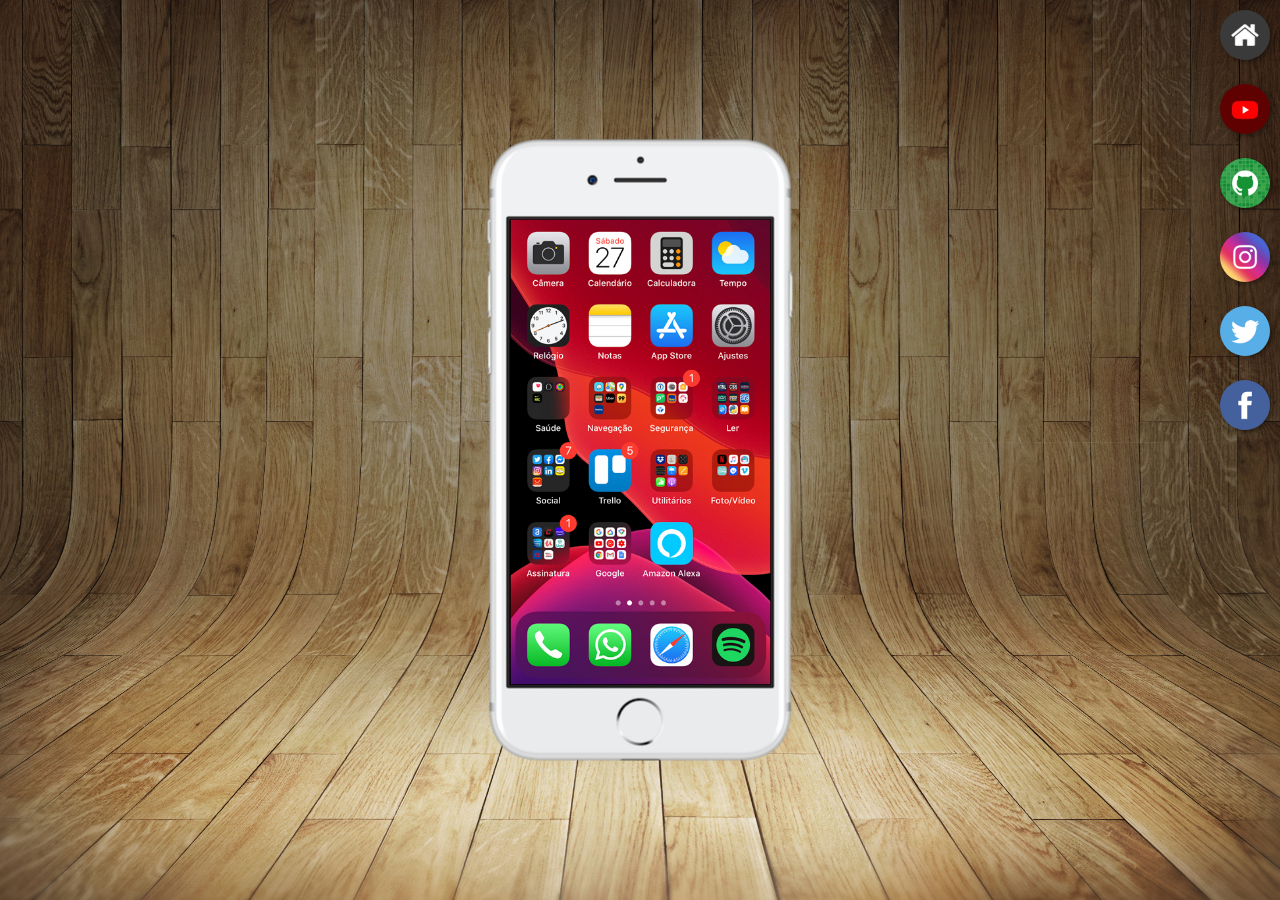
<file: index.html>
<!DOCTYPE html>
<html lang="pt-br">
<head>
    <meta charset="UTF-8">
    <meta http-equiv="X-UA-Compatible" content="IE=edge">
    <meta name="viewport" content="width=device-width, initial-scale=1.0">
    <title>Projeto redes sociais</title>
    <link rel="shortcut icon" href="favicon.ico" type="image/x-icon">
    <link rel="stylesheet" href="estilos/style.css">
</head>
<body>
    <main>
        <section id="telefone">
            <iframe id="tela" name="tela" src="home.html" frameborder="0">
                Ops! Parece que seu navegador não é compatível.
            </iframe>
        </section>
        <section id="redes-sociais">
            <a href="home.html" target="tela"> <img src="imagens/logo-home.jpg" alt="home"></a> <br>
            <a href="youtube.html" target="tela"> <img src="imagens/logo-youtube.jpg" alt="youtube"></a> <br>
            <a href="github.html" target="tela"> <img src="imagens/logo-github.jpg" alt="github"></a> <br>
            <a href="instagram.html" target="tela"> <img src="imagens/logo-instagram.jpg" alt="instagram"></a> <br>
            <a href="twitter.html" target="tela"> <img src="imagens/logo-twitter.jpg" alt="twitter"></a> <br>
            <a href="facebook.html" target="tela"> <img src="imagens/logo-facebook.jpg" alt="facebook"></a> <br>
        </section>
    </main>
</body>
</html>
</file>
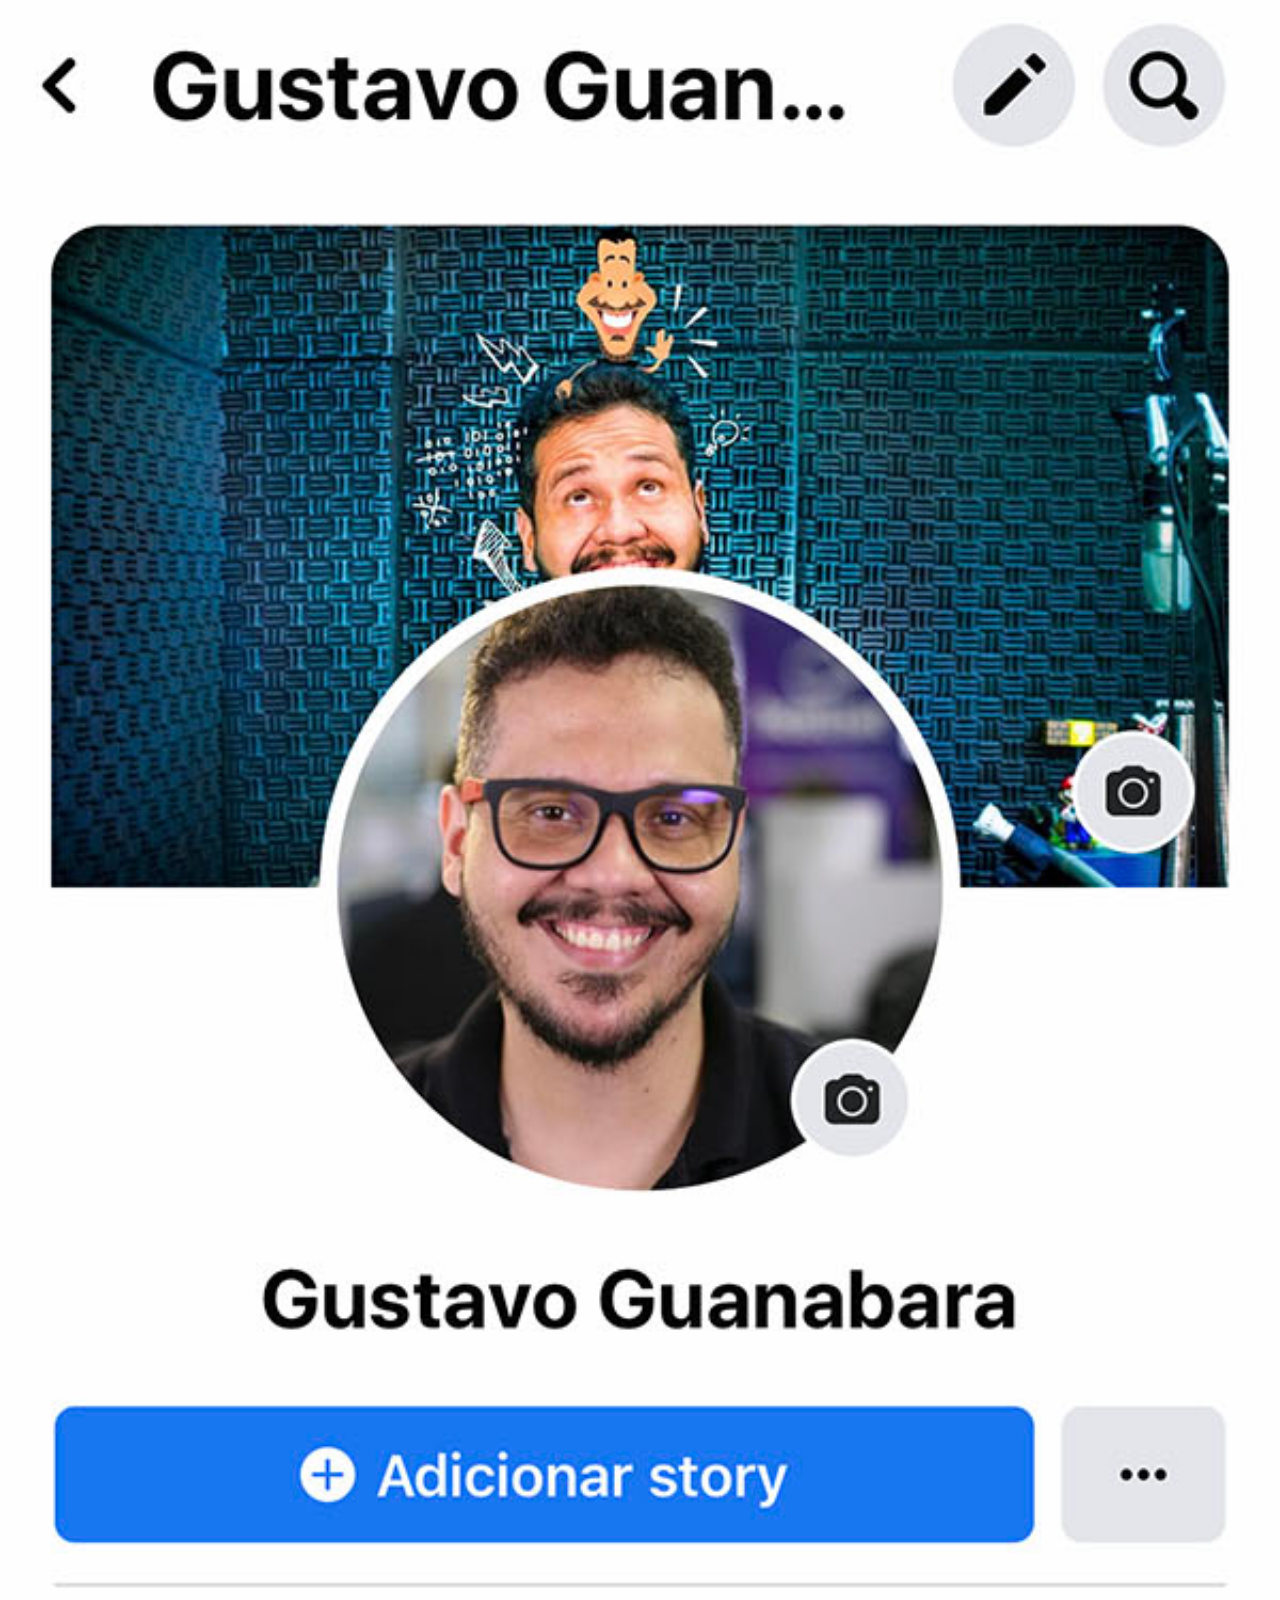
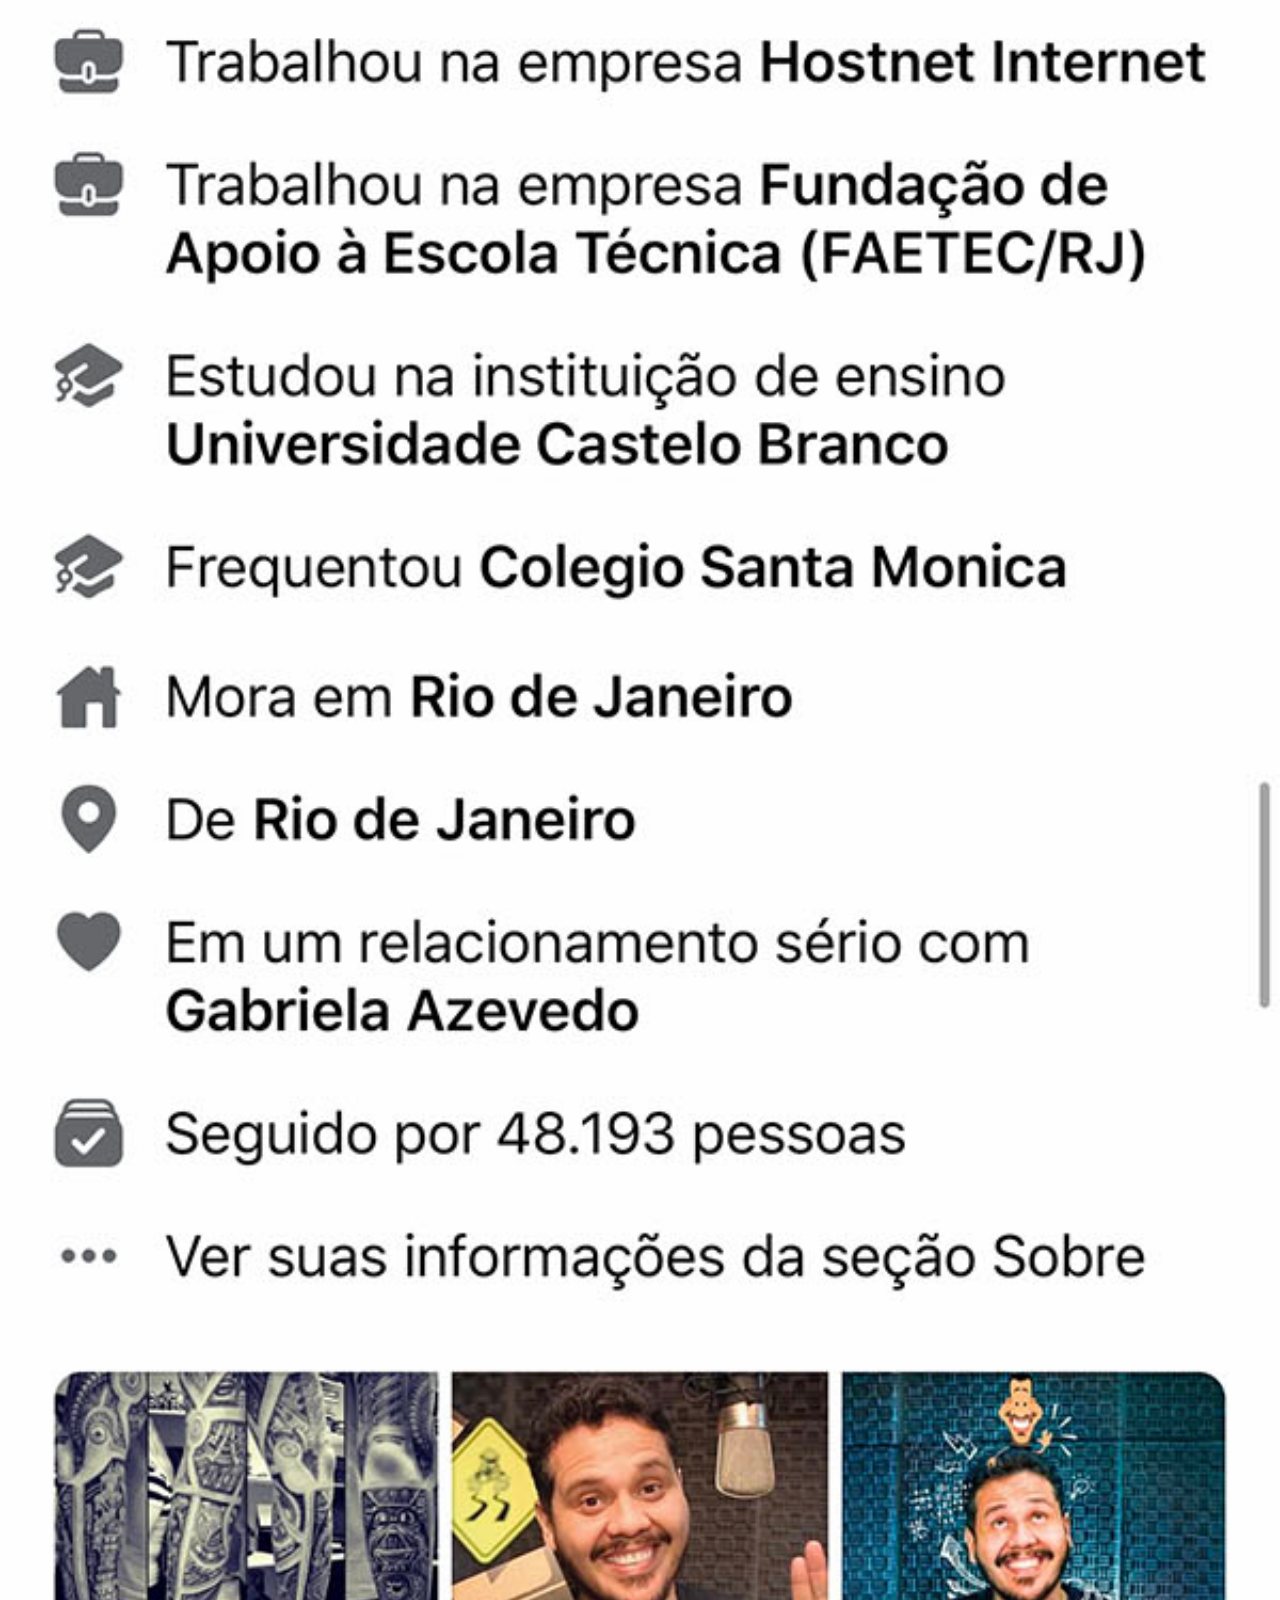
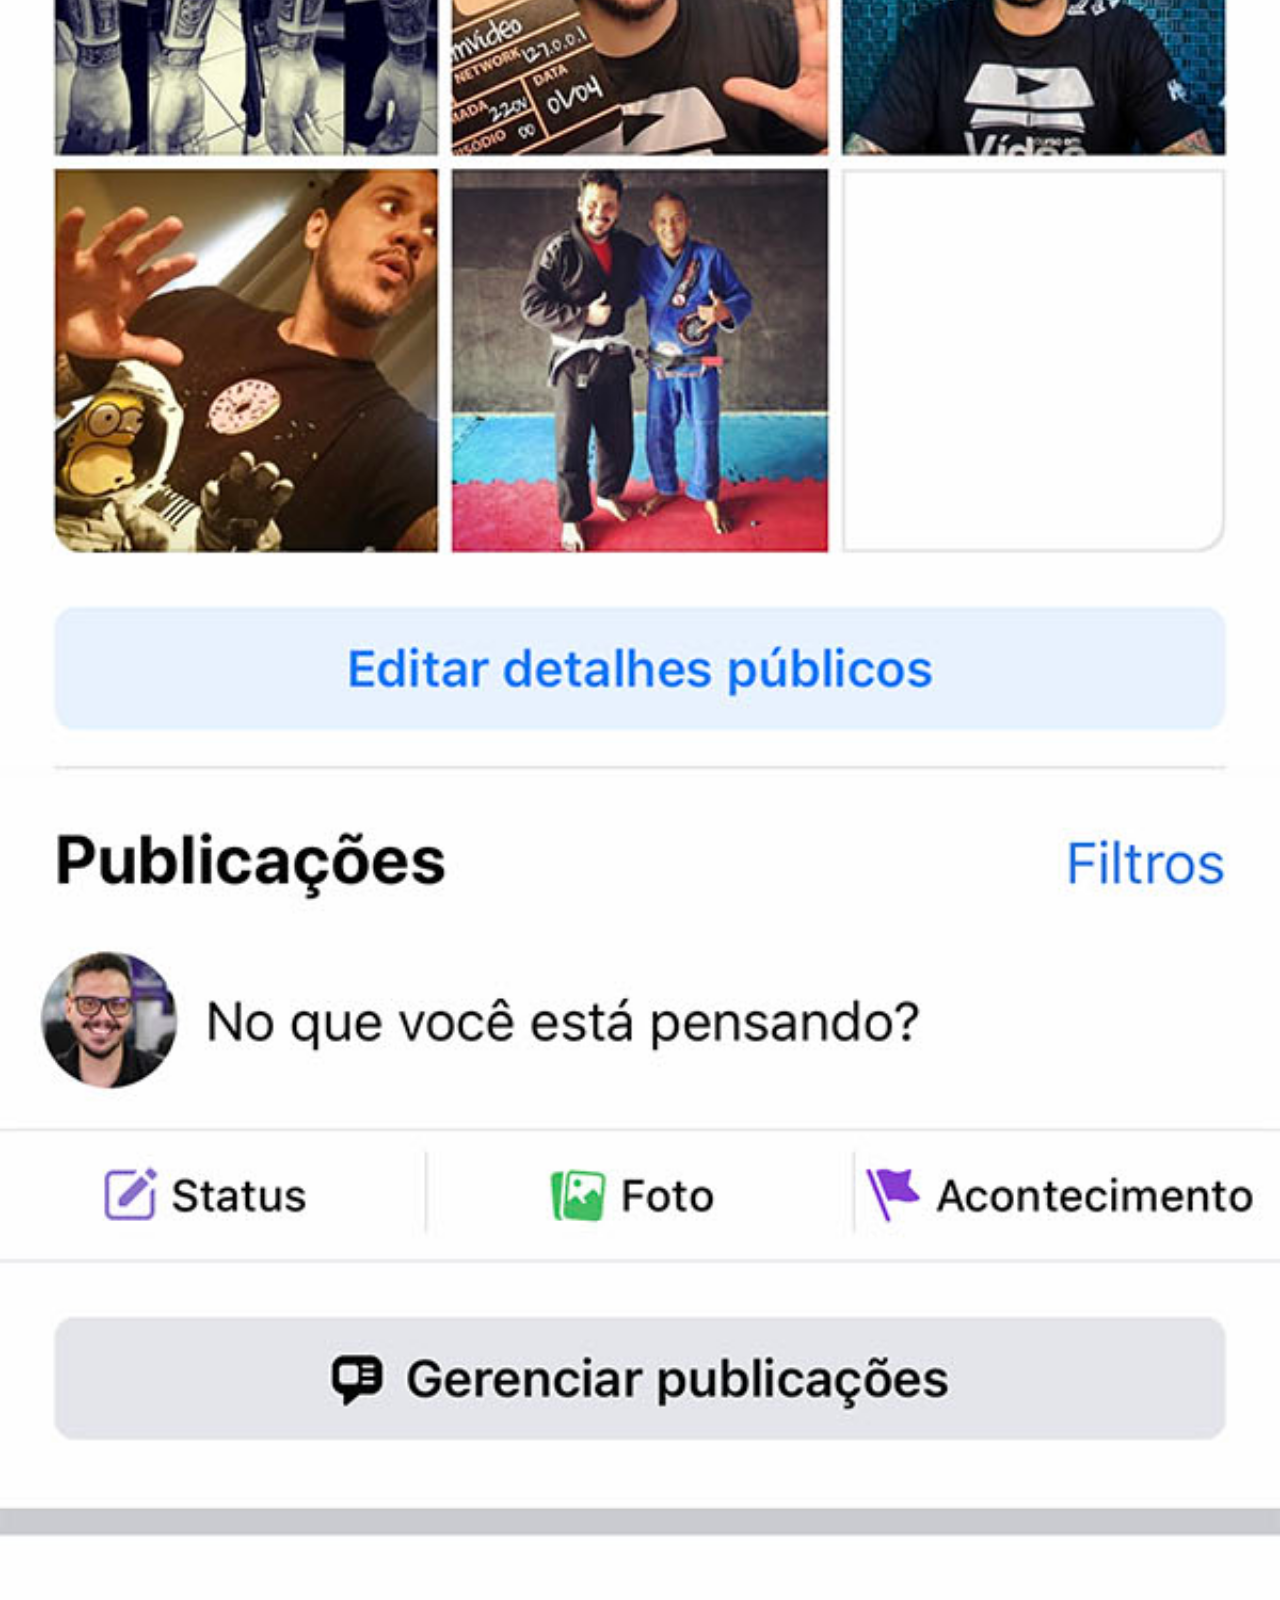
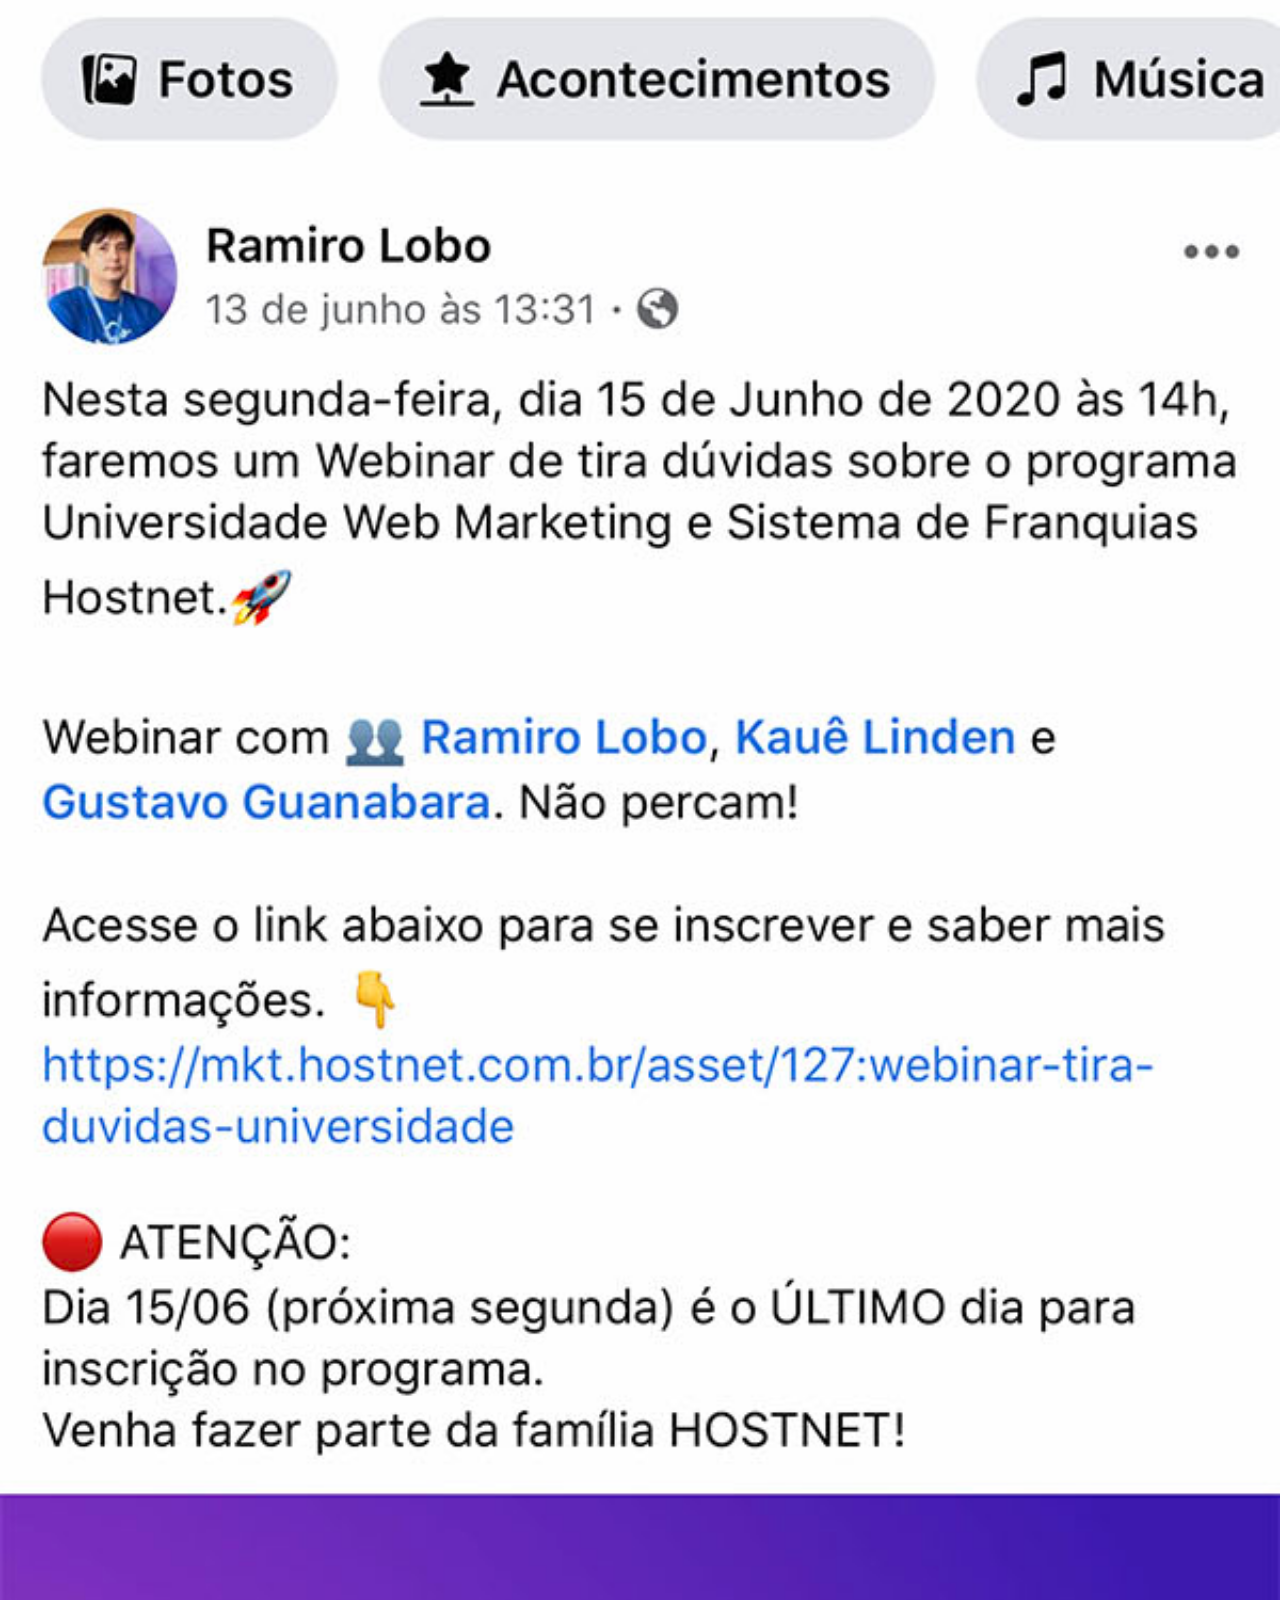
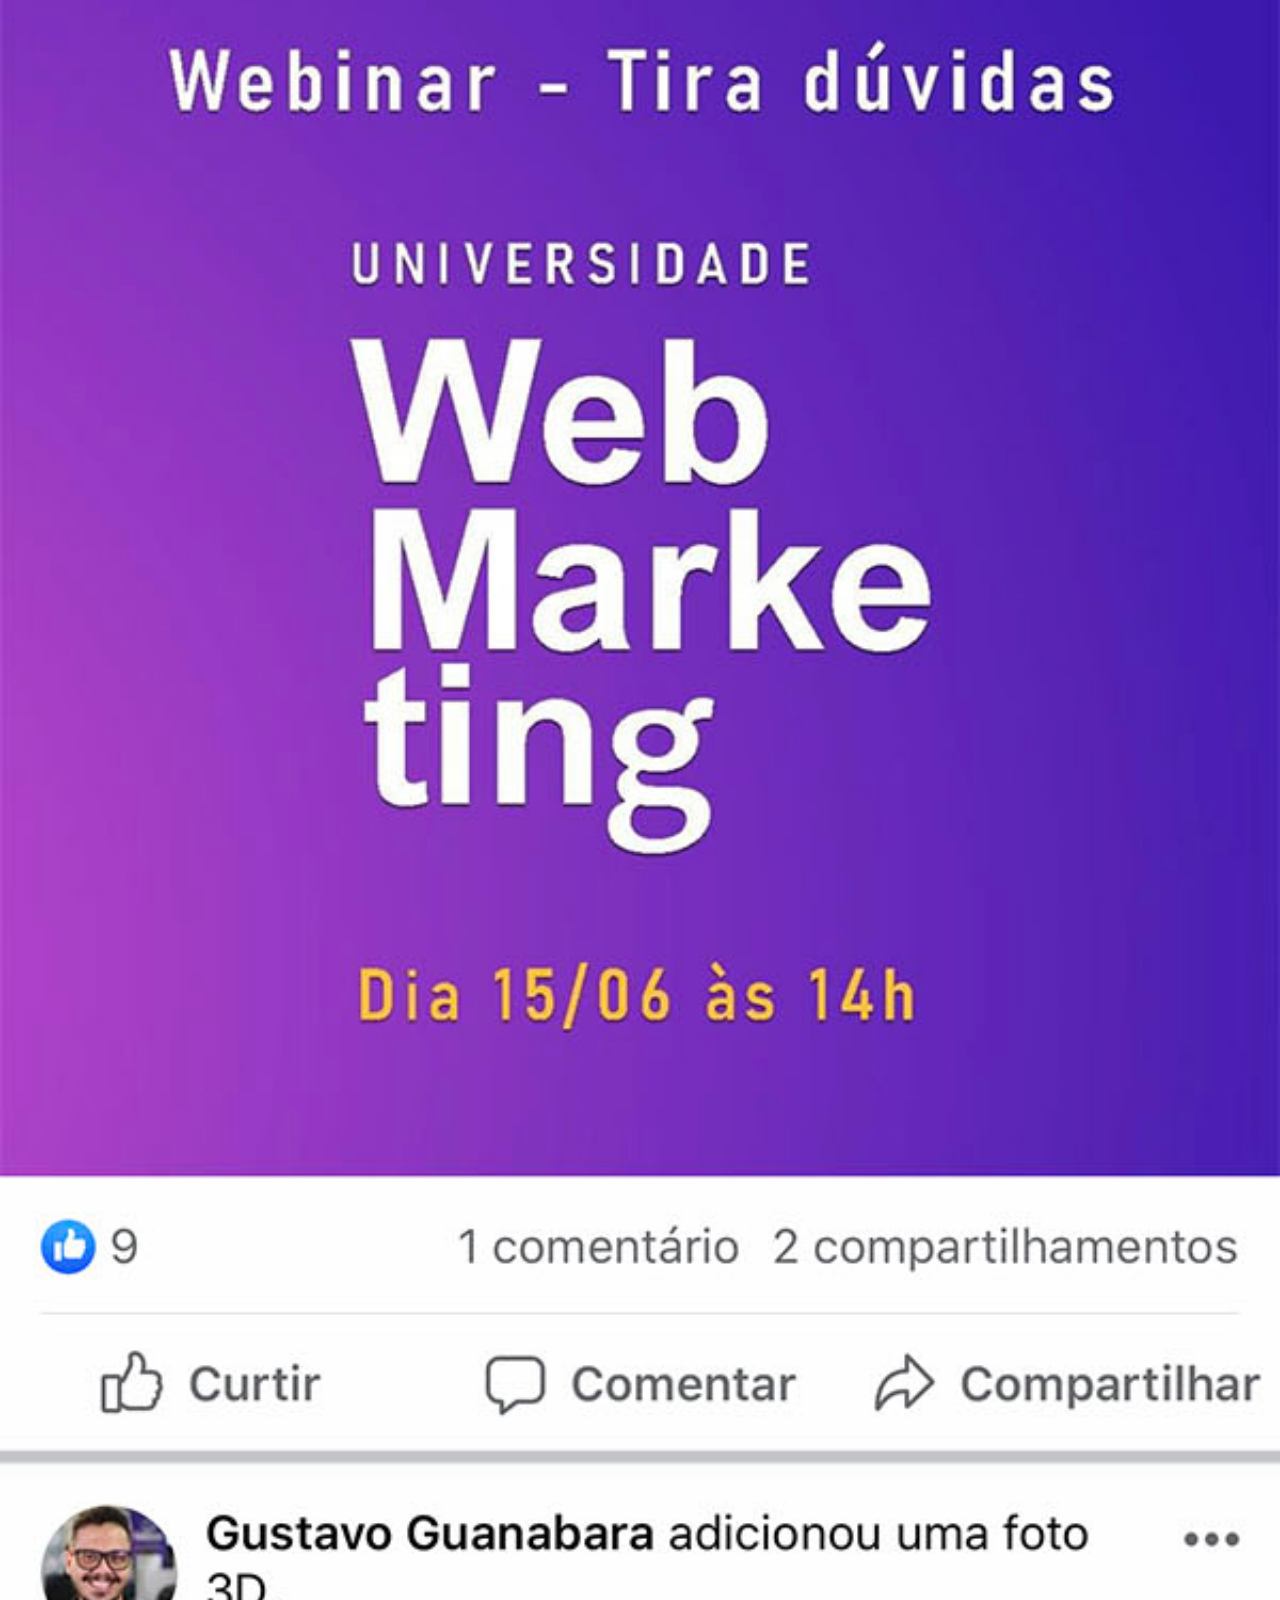
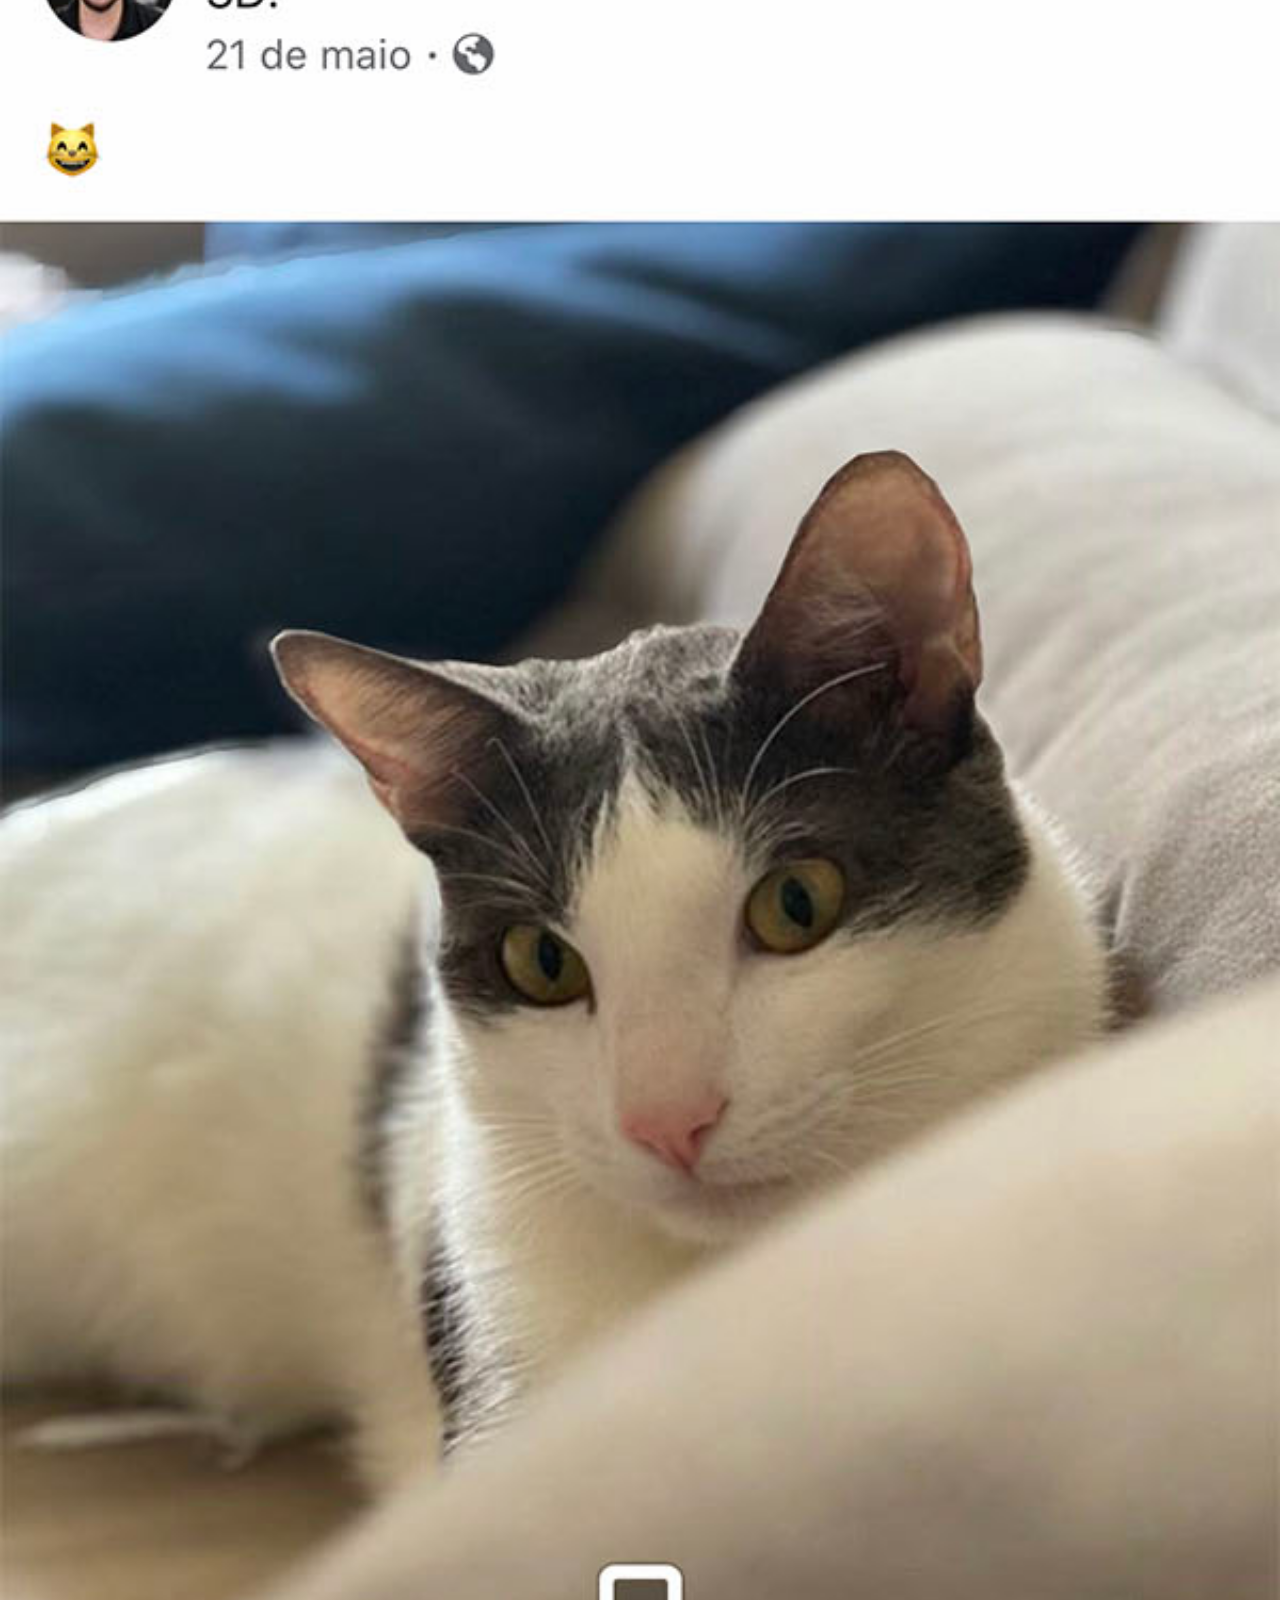
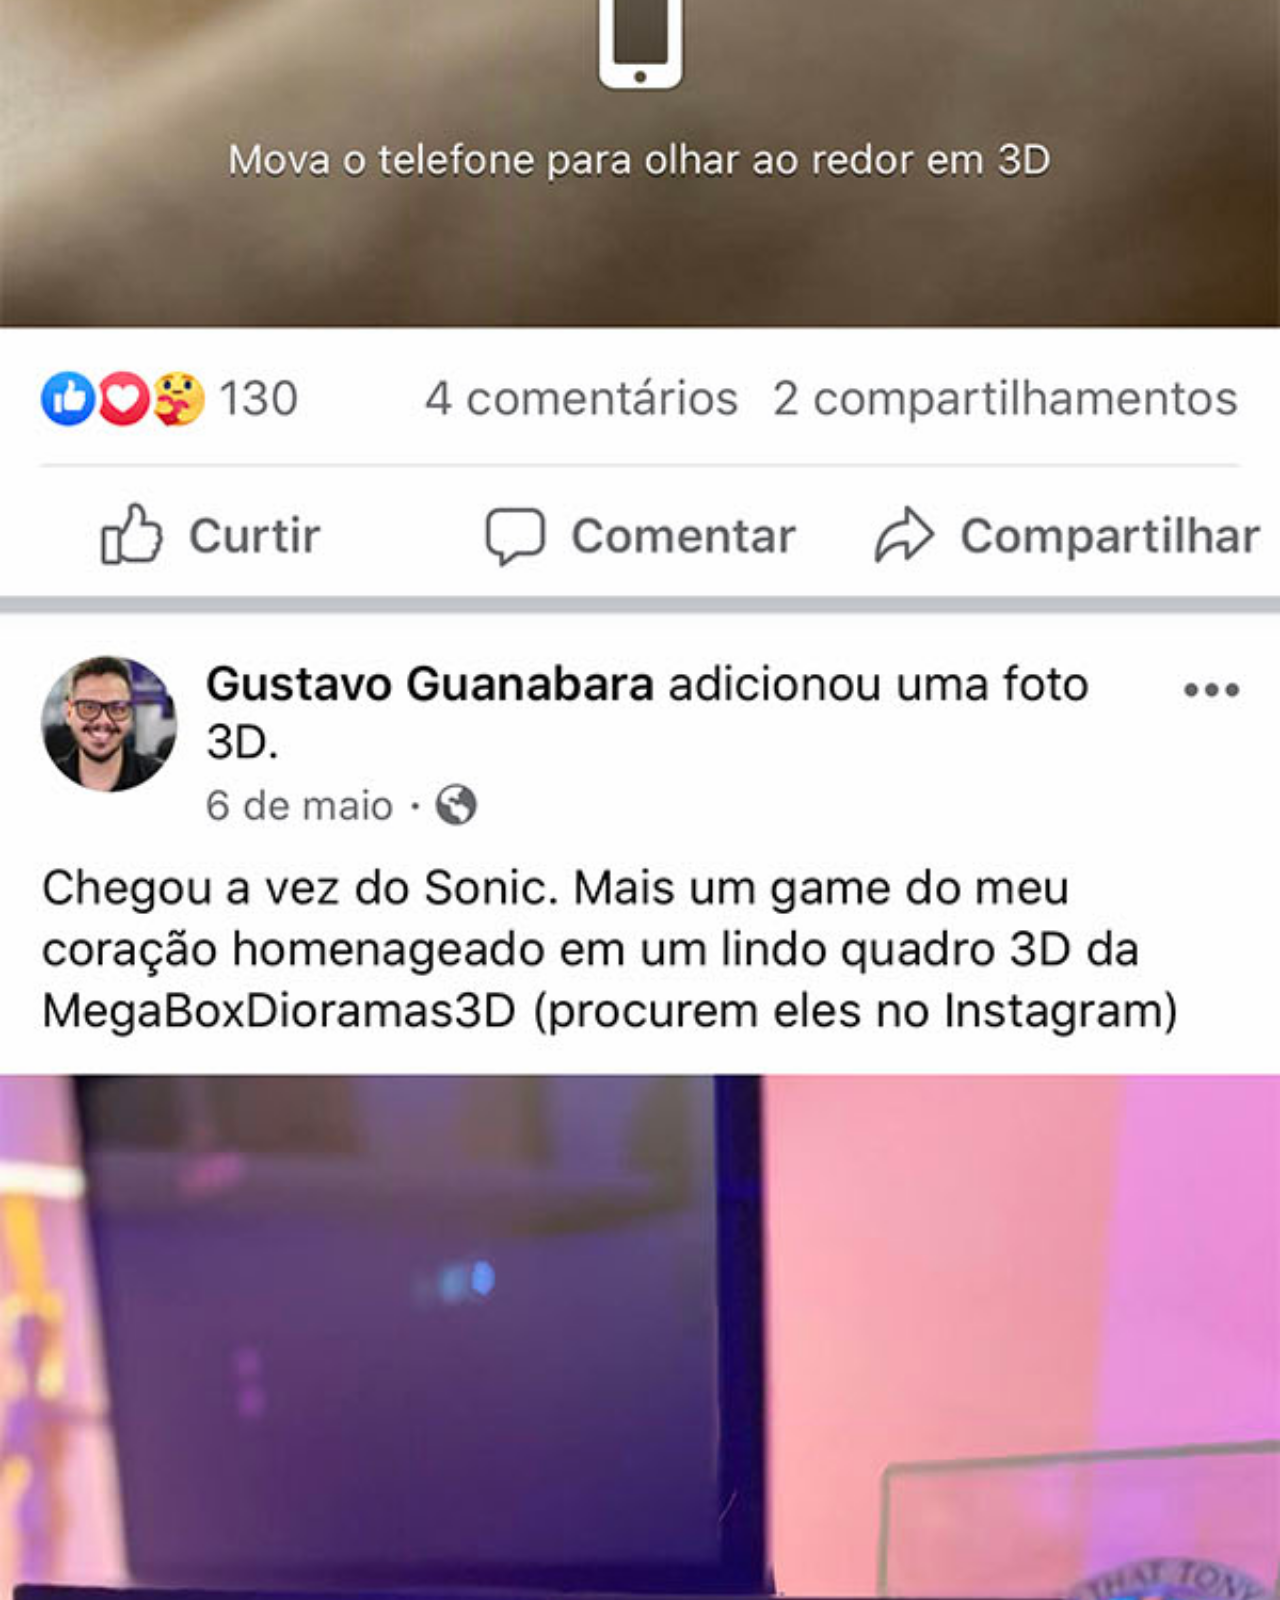
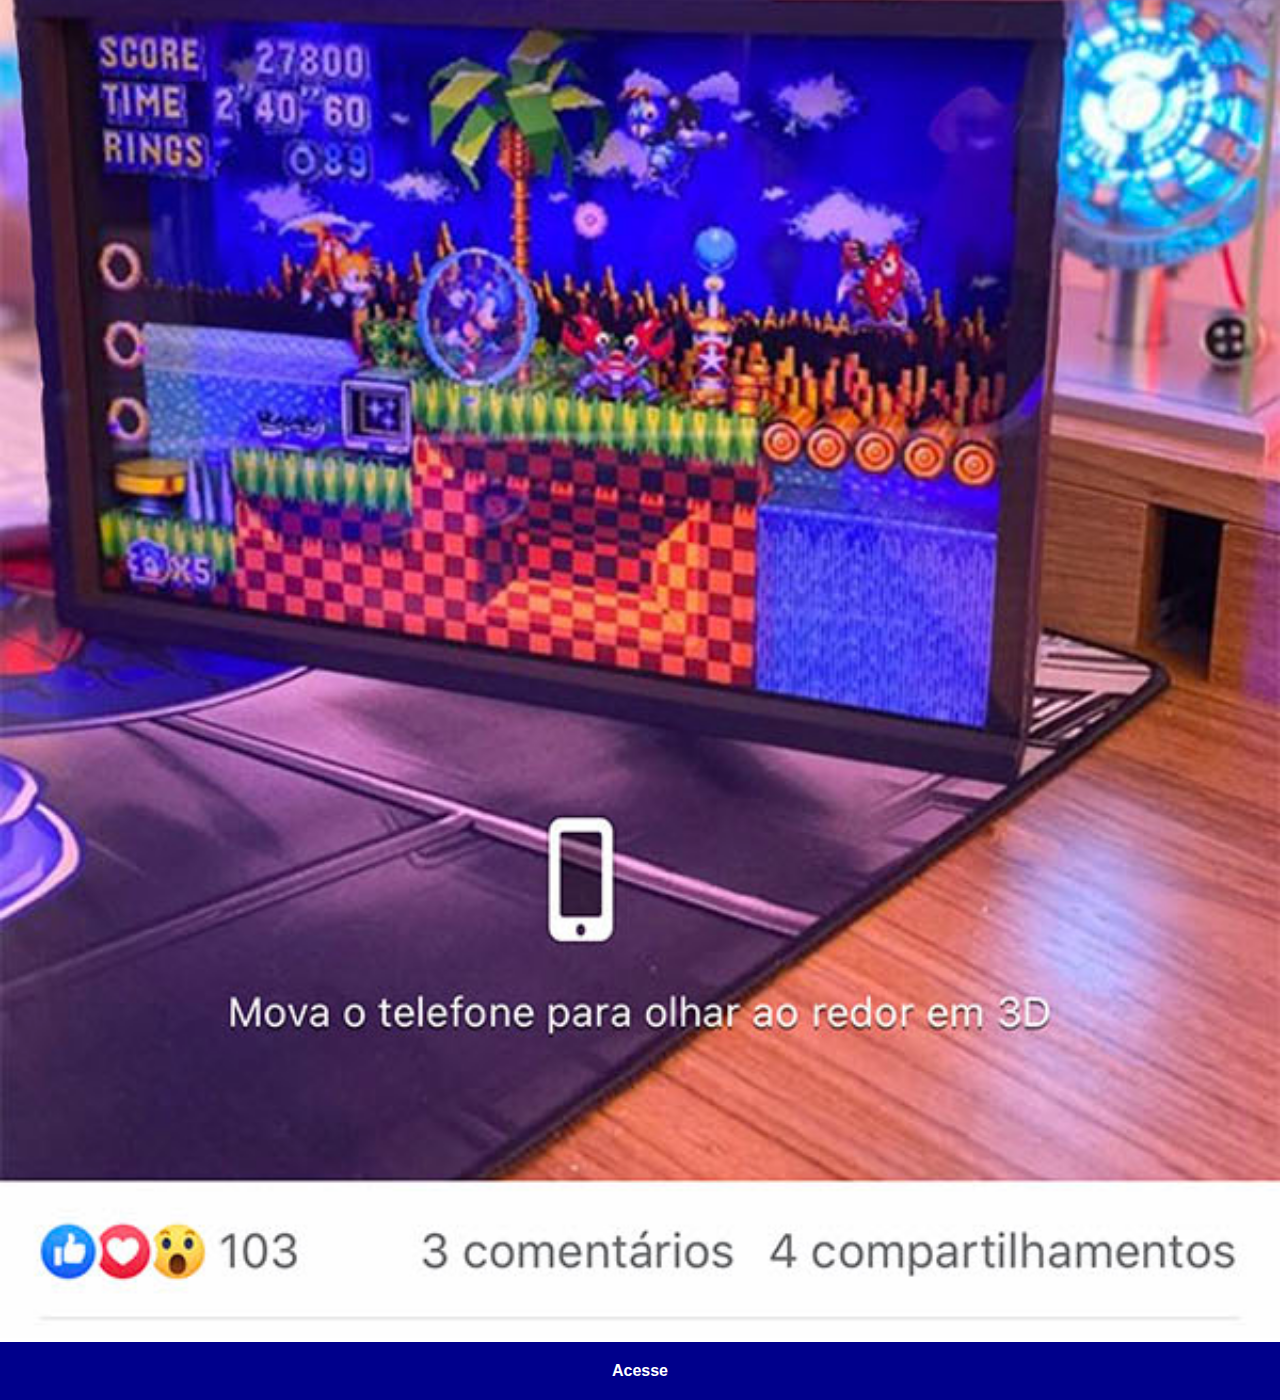
<file: facebook.html>
<!DOCTYPE html>
<html lang="pt-br">
<head>
    <meta charset="UTF-8">
    <meta http-equiv="X-UA-Compatible" content="IE=edge">
    <meta name="viewport" content="width=device-width, initial-scale=1.0">
    <title>face</title>
    <link rel="stylesheet" href="estilos/social.css">
</head>
<body>
    <img src="imagens/tela-facebook.jpg" alt="facebook">
    <a href="https://www.facebook.com/" target="_blank">Acesse</a>
</body>
</html>
</file>
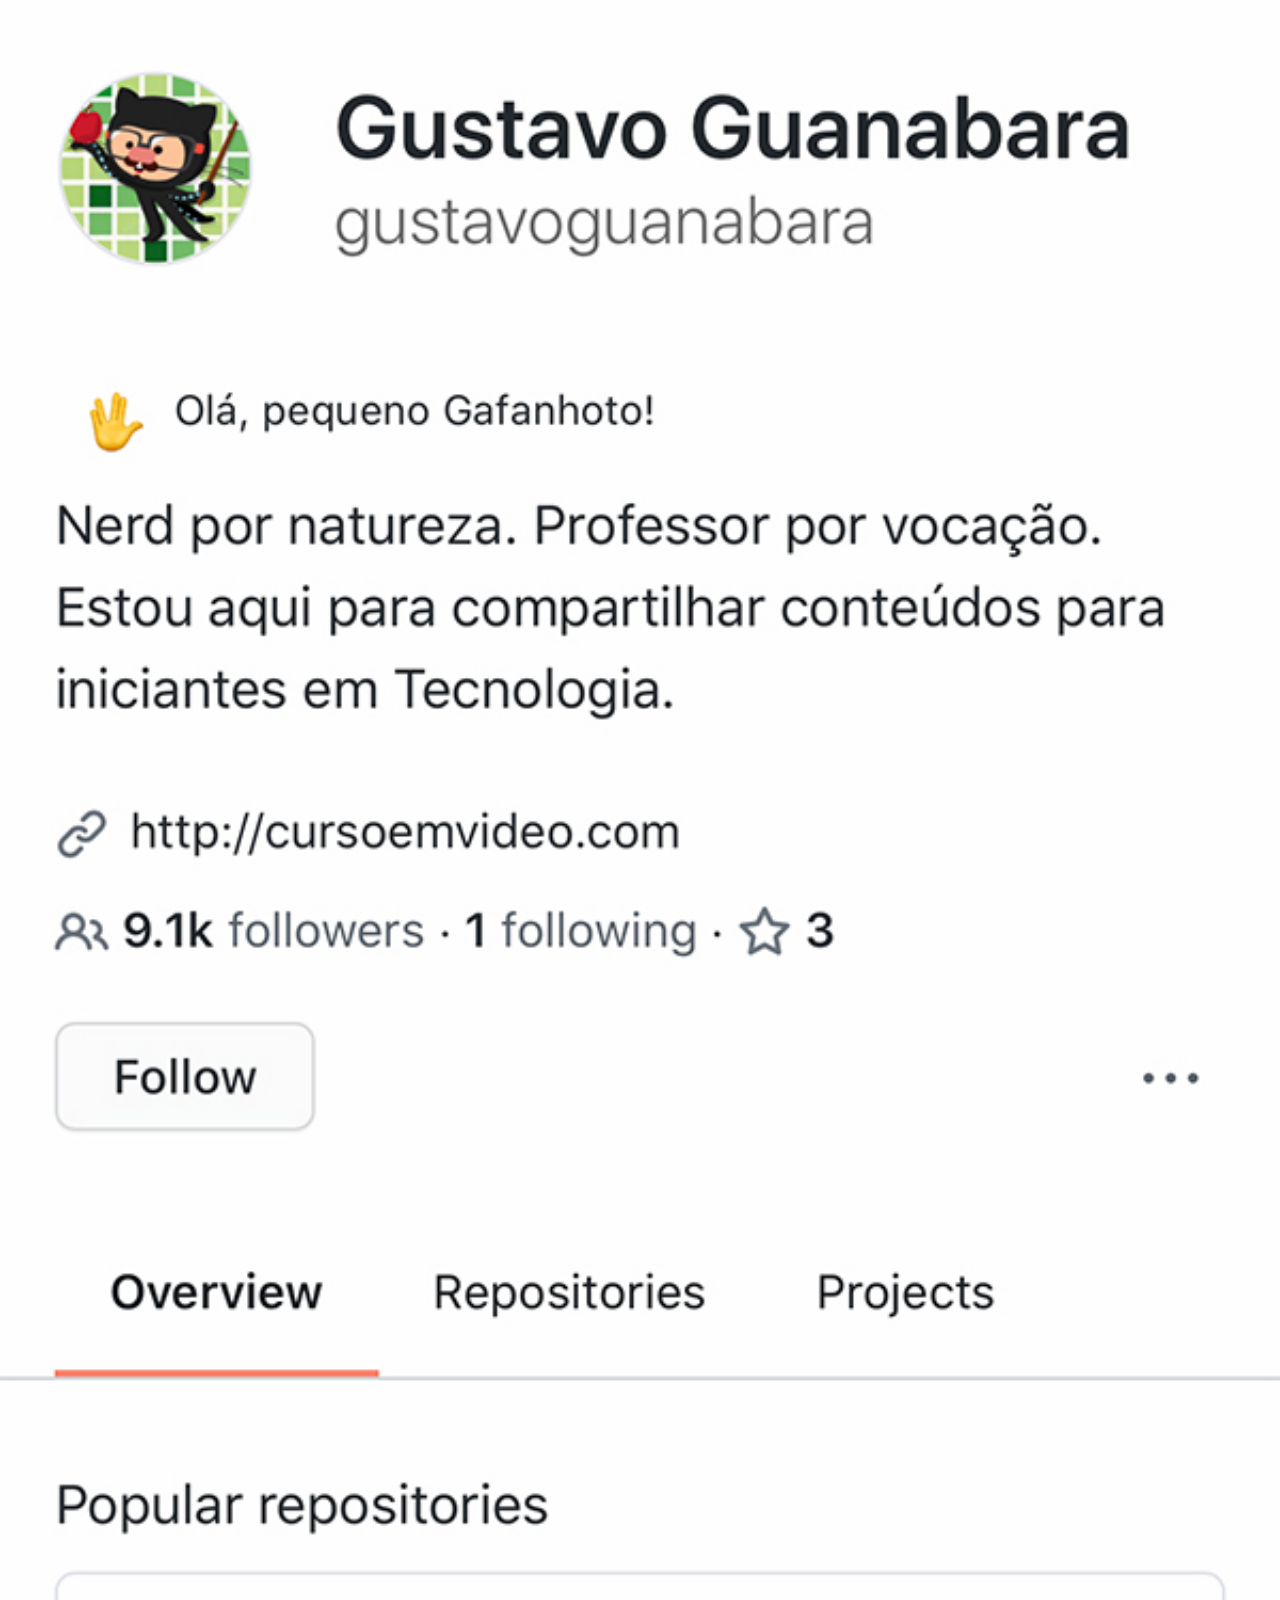
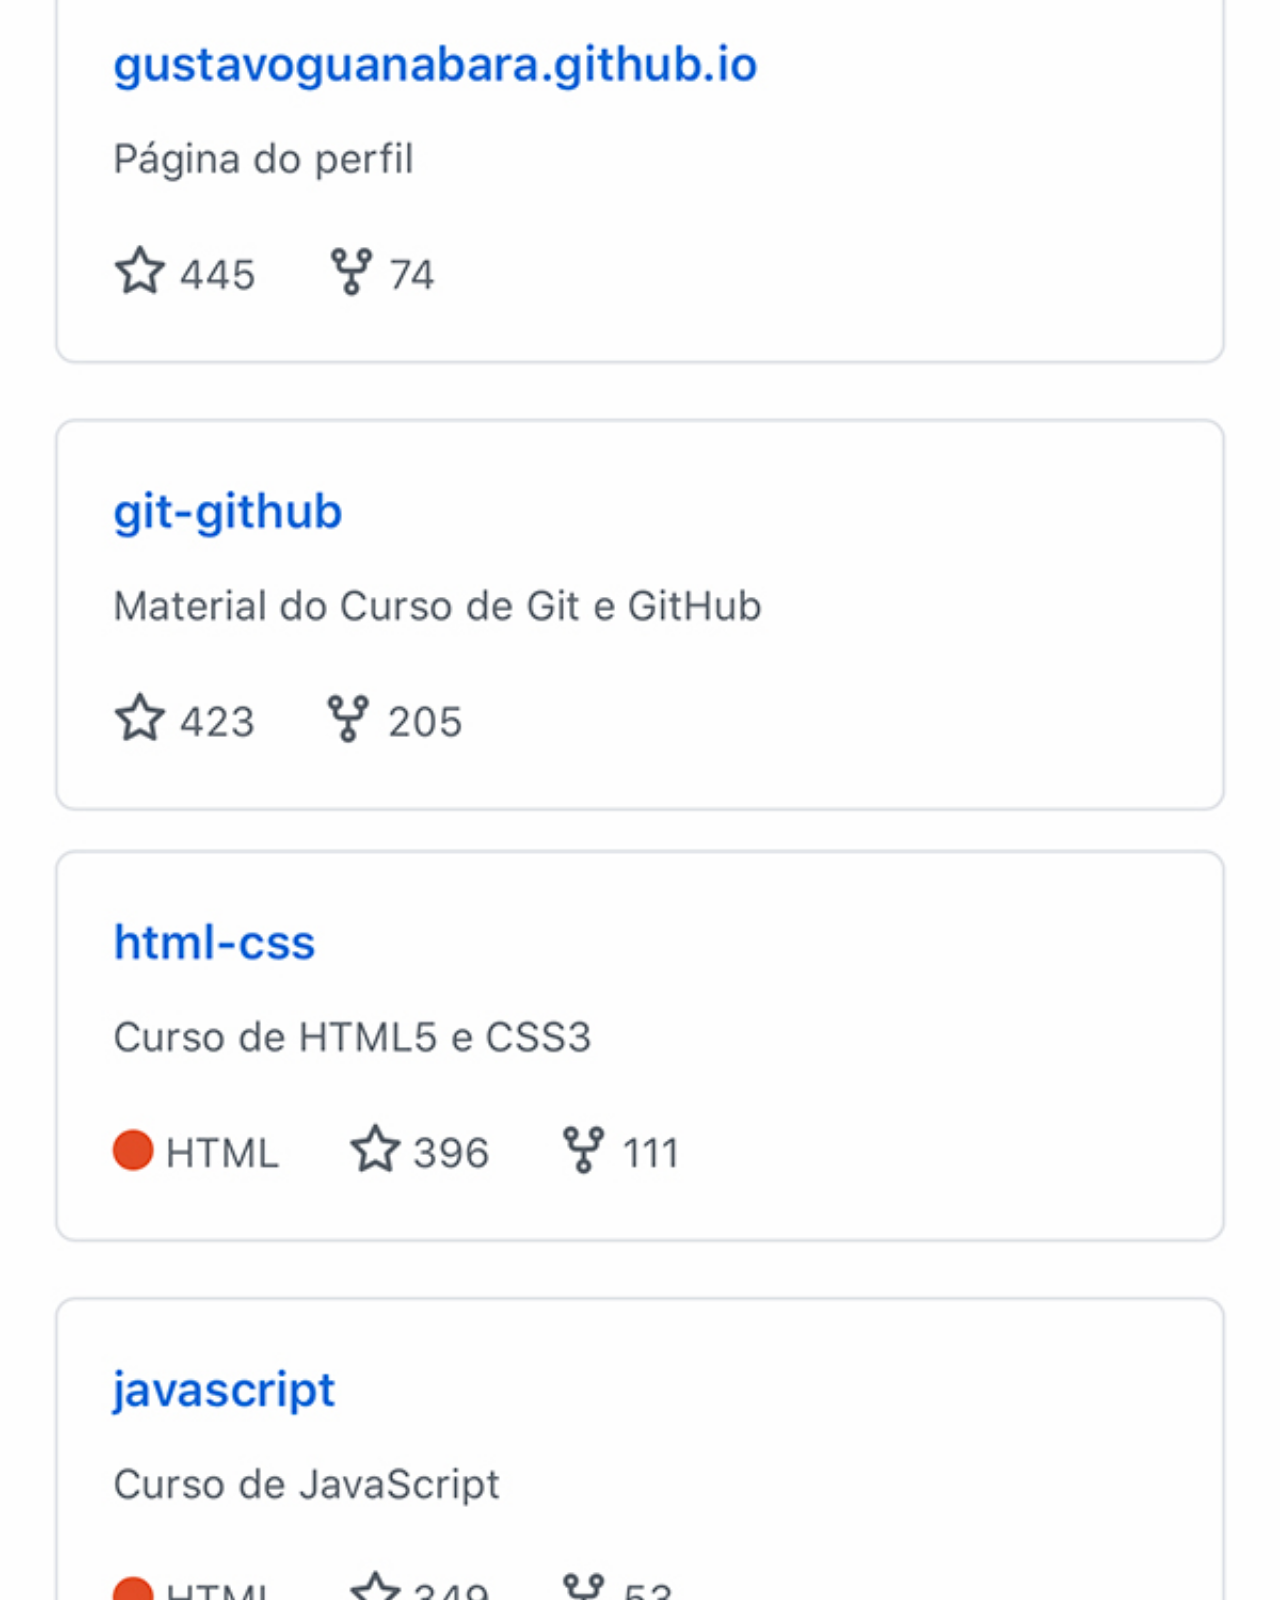
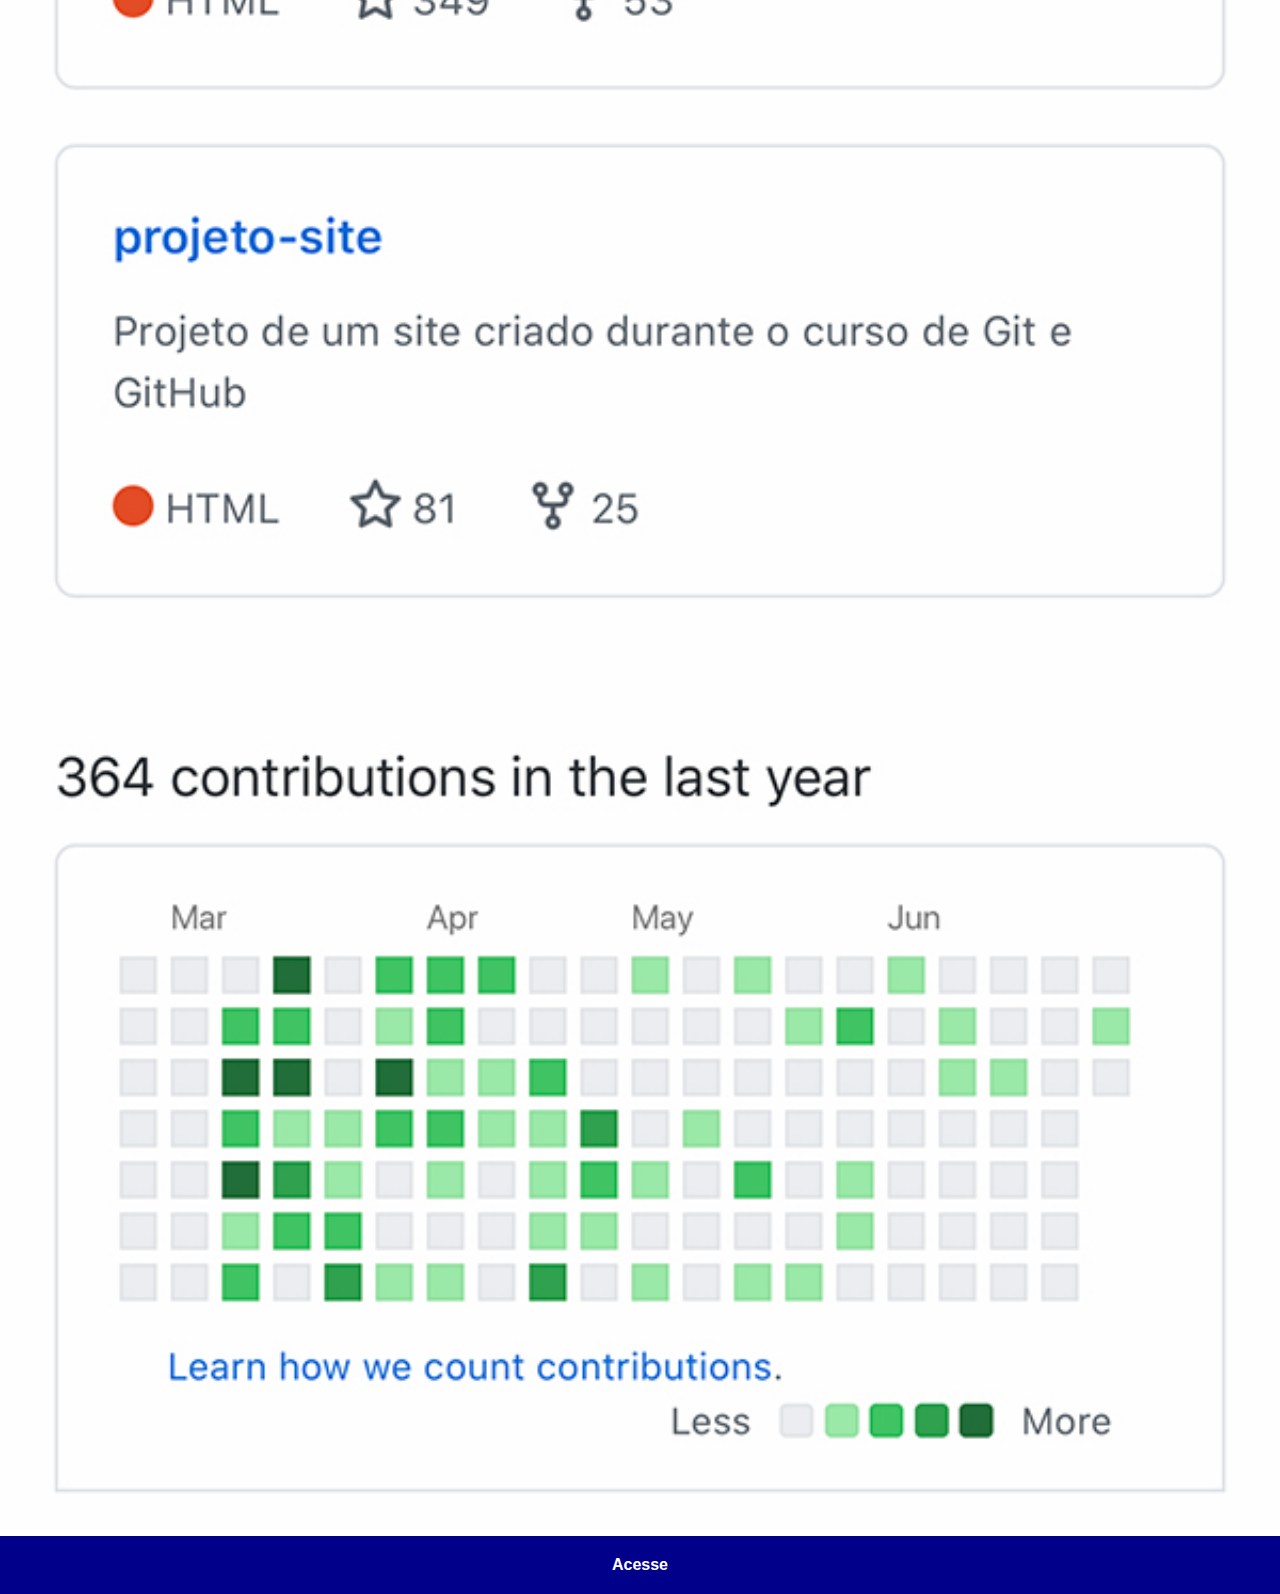
<file: github.html>
<!DOCTYPE html>
<html lang="pt-br">
<head>
    <meta charset="UTF-8">
    <meta http-equiv="X-UA-Compatible" content="IE=edge">
    <meta name="viewport" content="width=device-width, initial-scale=1.0">
    <title>git</title>
    <link rel="stylesheet" href="estilos/social.css">
</head>
<body>
    <img src="imagens/tela-github.jpg" alt="github">
    <a href="https://github.com/Jefferson-p" target="_blank">Acesse</a>
</body>
</html>
</file>
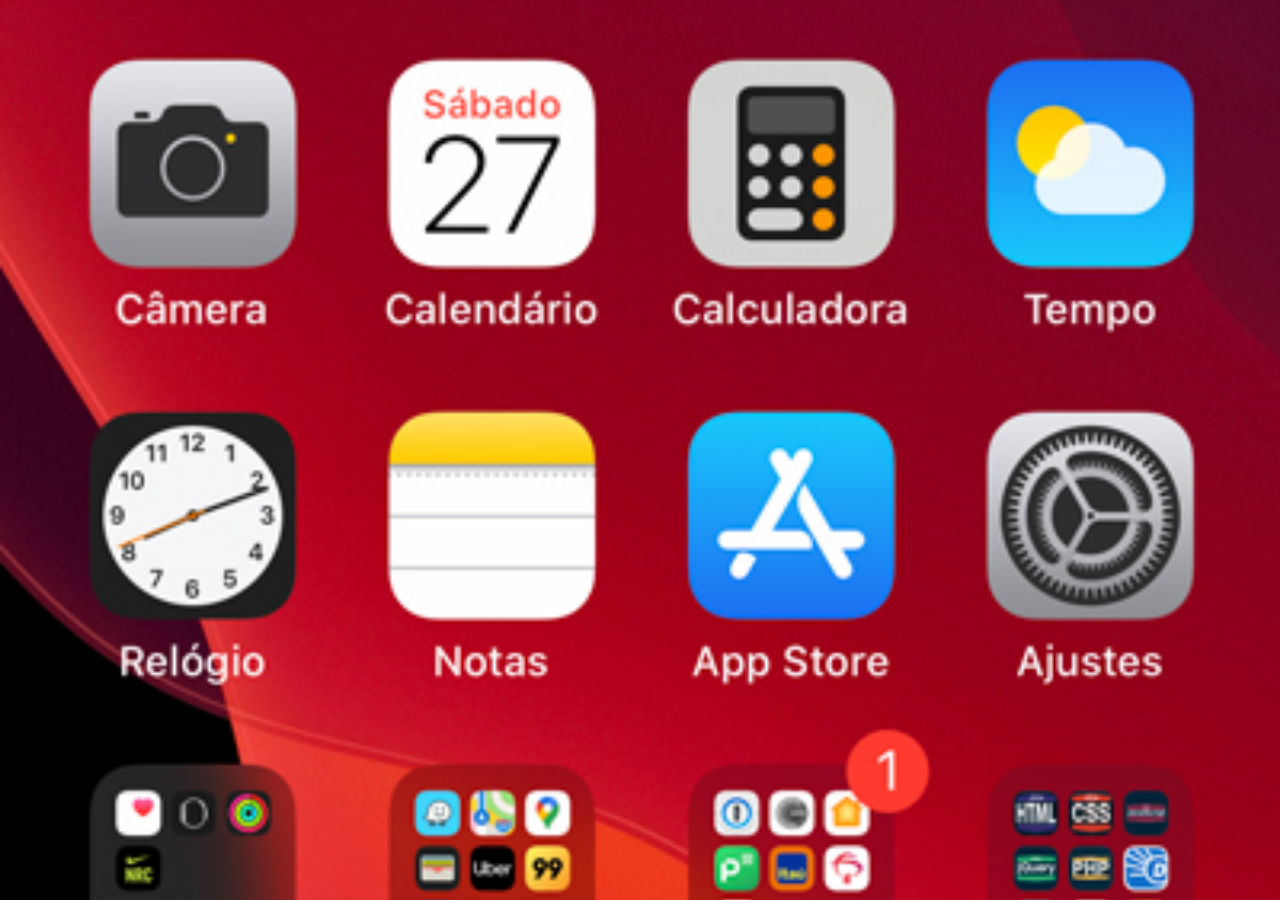
<file: home.html>
<!DOCTYPE html>
<html lang="pt-br">
<head>
    <meta charset="UTF-8">
    <meta http-equiv="X-UA-Compatible" content="IE=edge">
    <meta name="viewport" content="width=device-width, initial-scale=1.0">
    <title>home</title>
    <style>
        * {
            margin: 0px;
            padding: 0px;
        }
        body {
            height: 100vh;
            width: 100vw;
            background: black url('imagens/tela-home.jpg') no-repeat top center;
            background-size: cover;
        }
    </style>
</head>
<body>
    
</body>
</html>
</file>
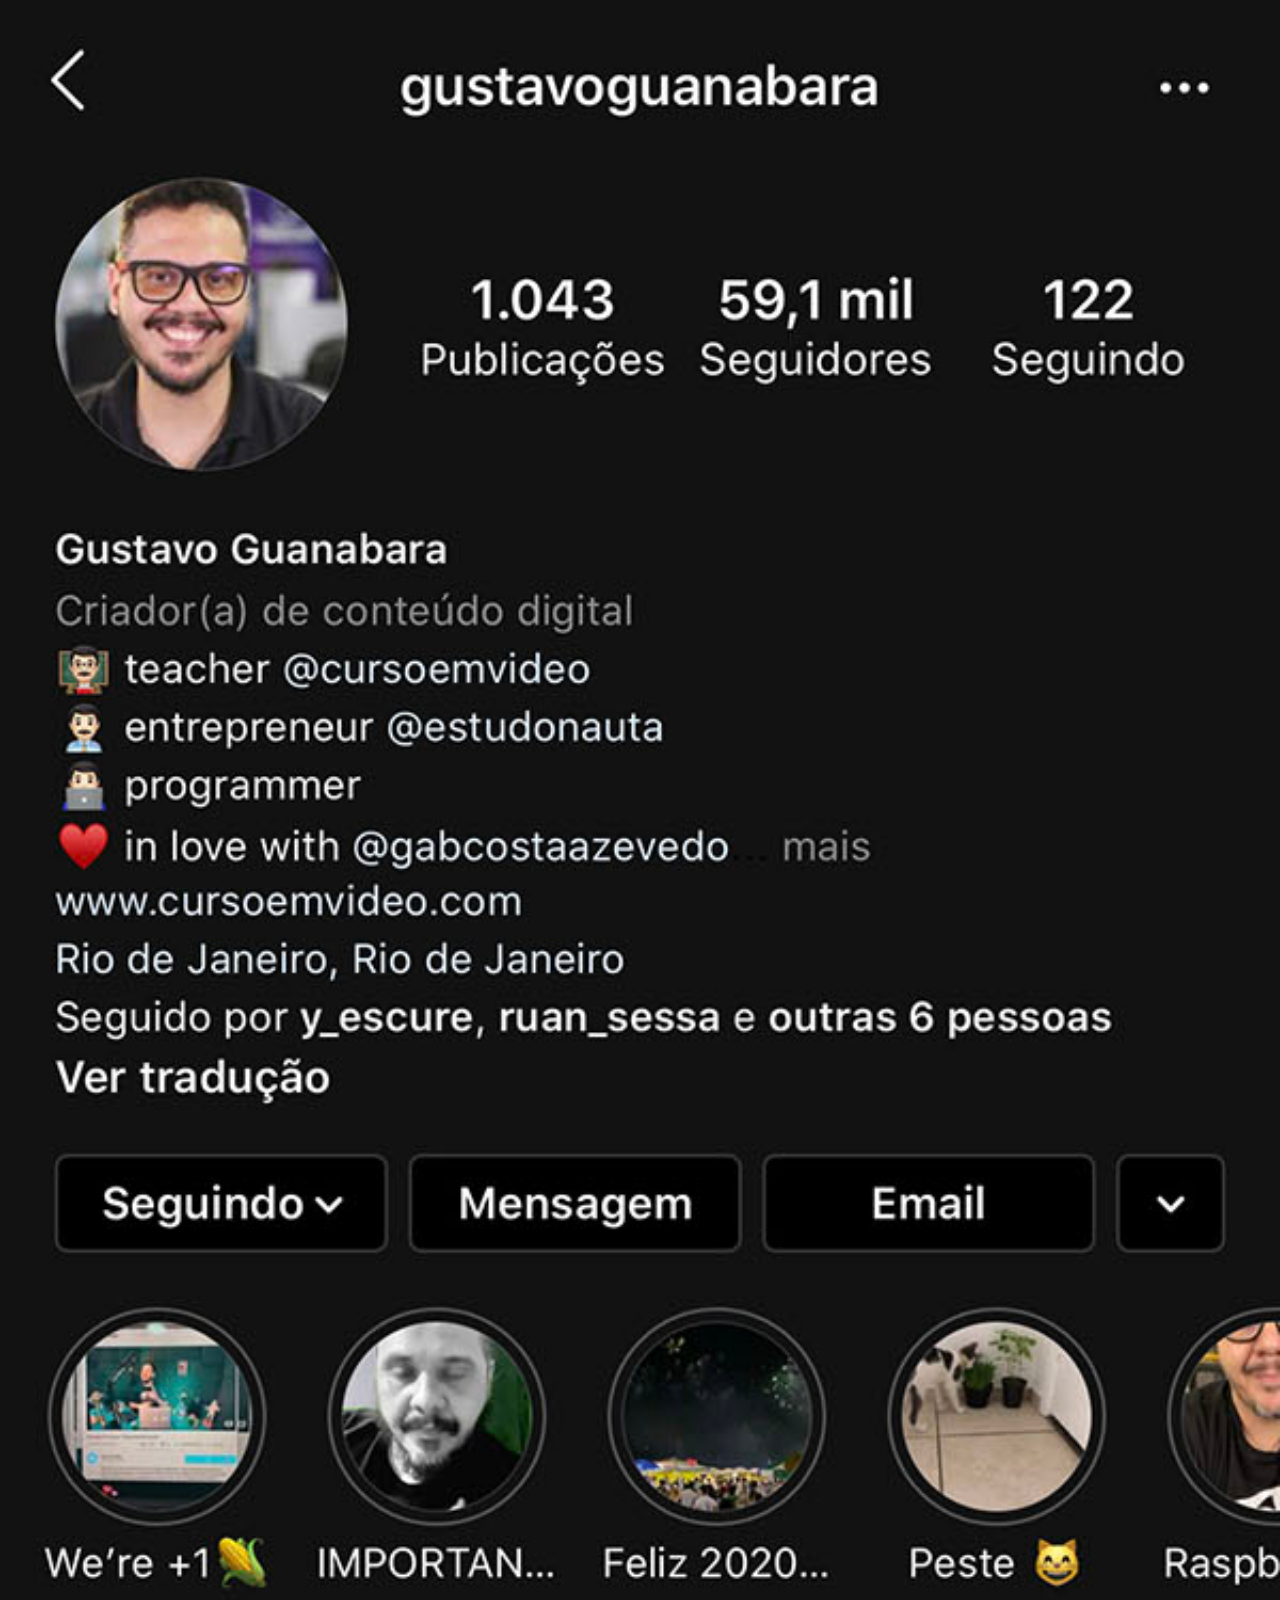
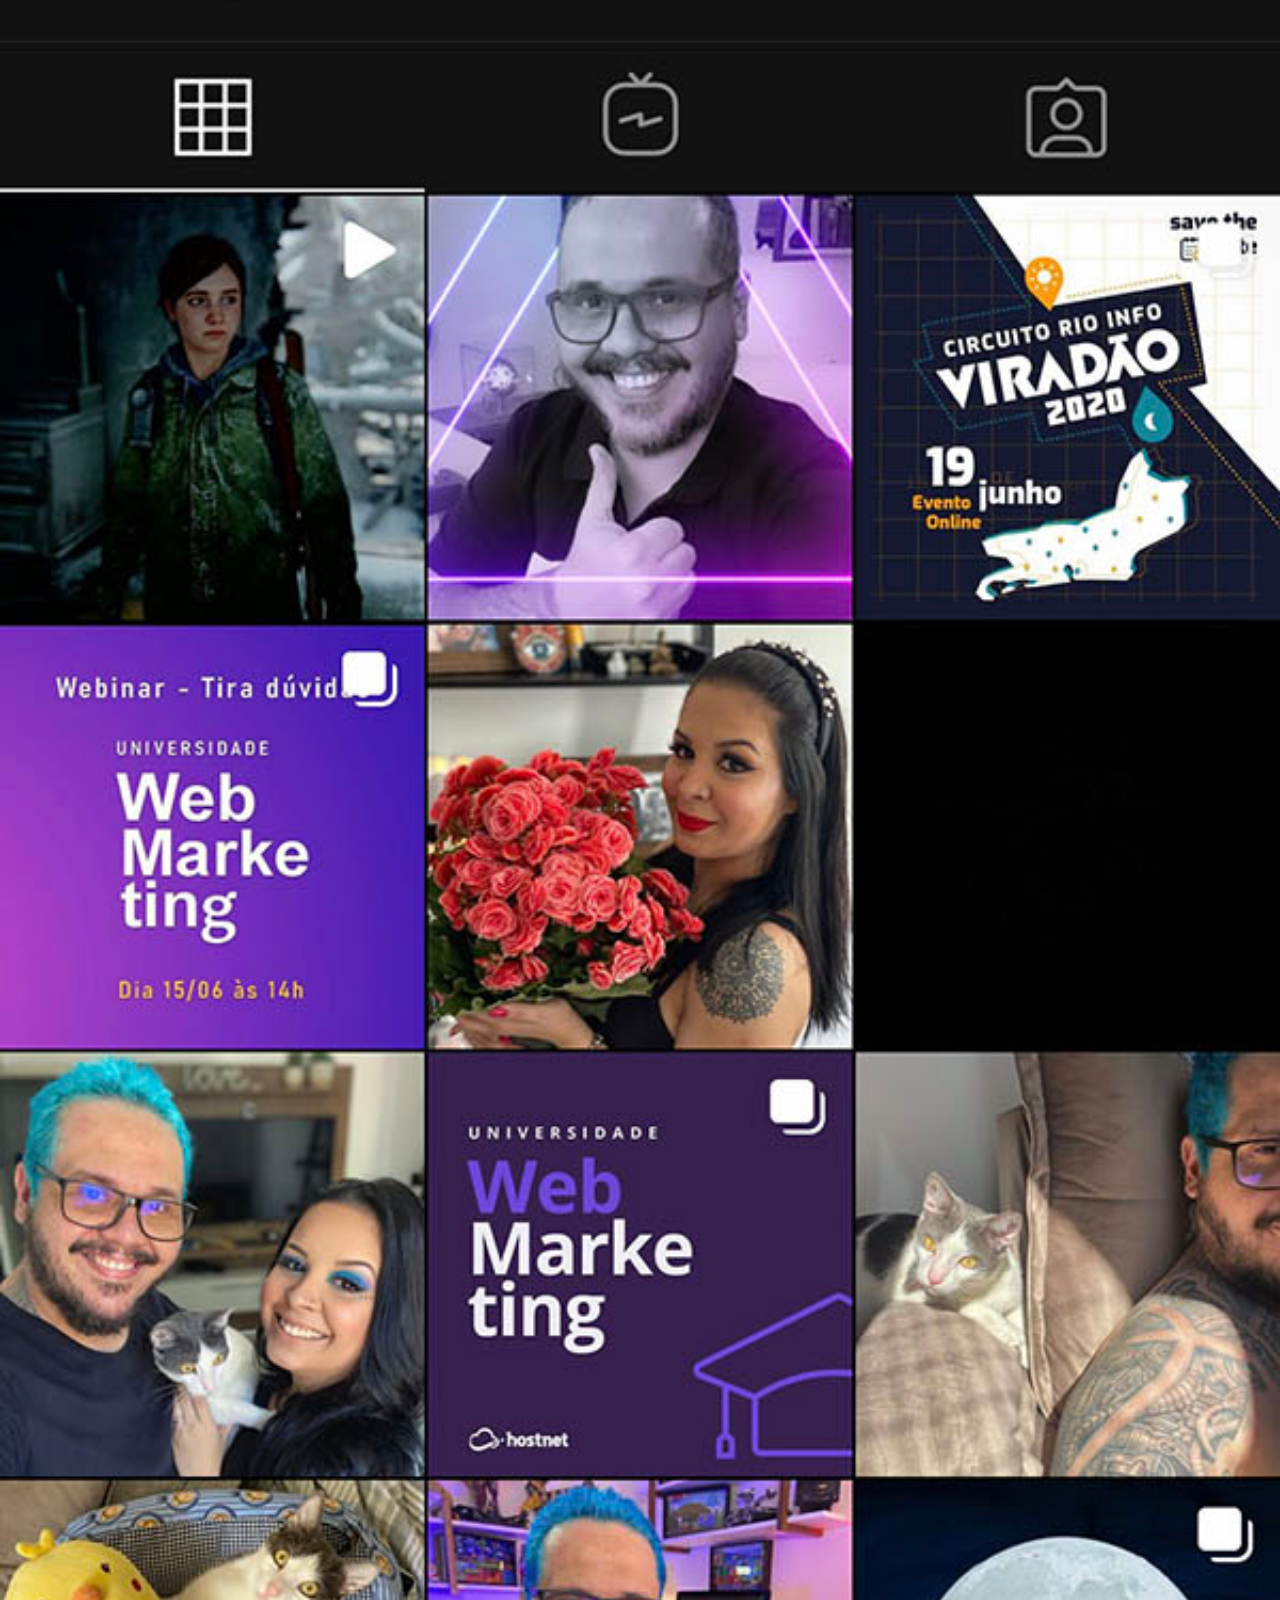
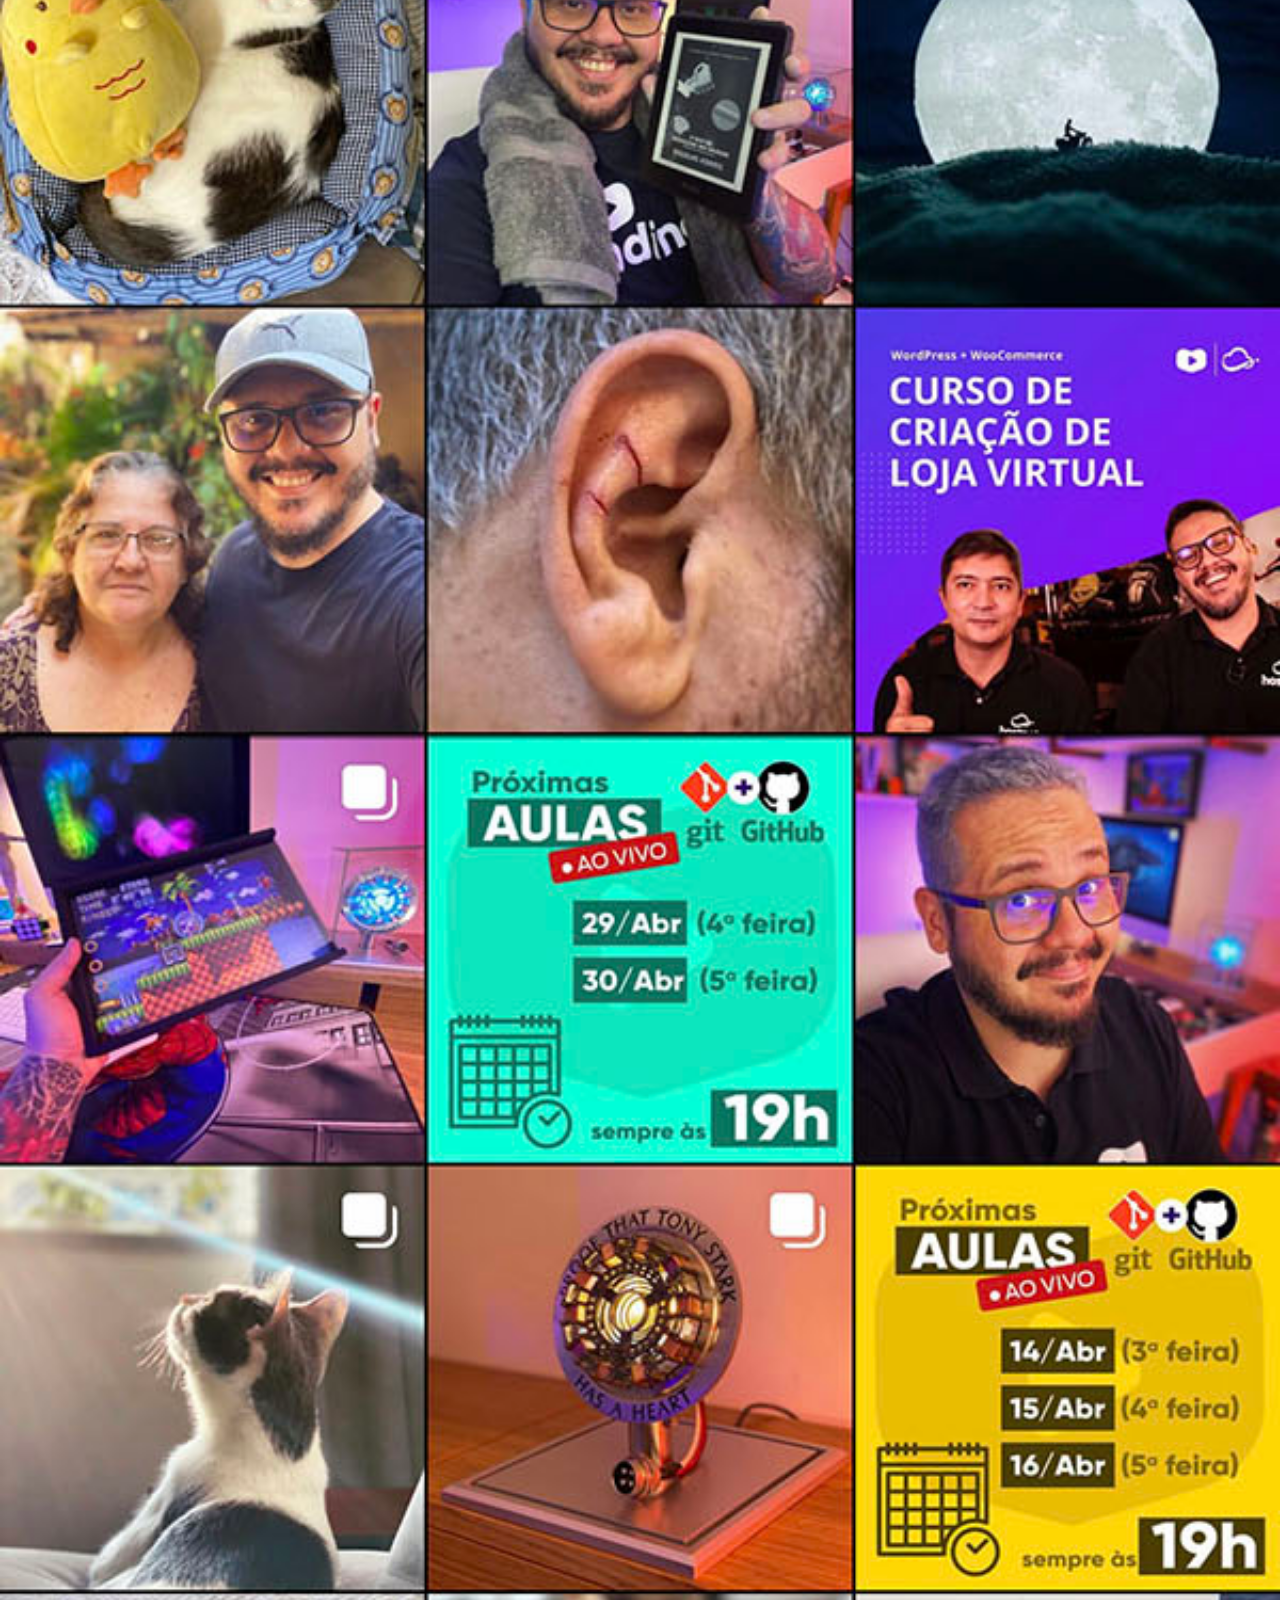
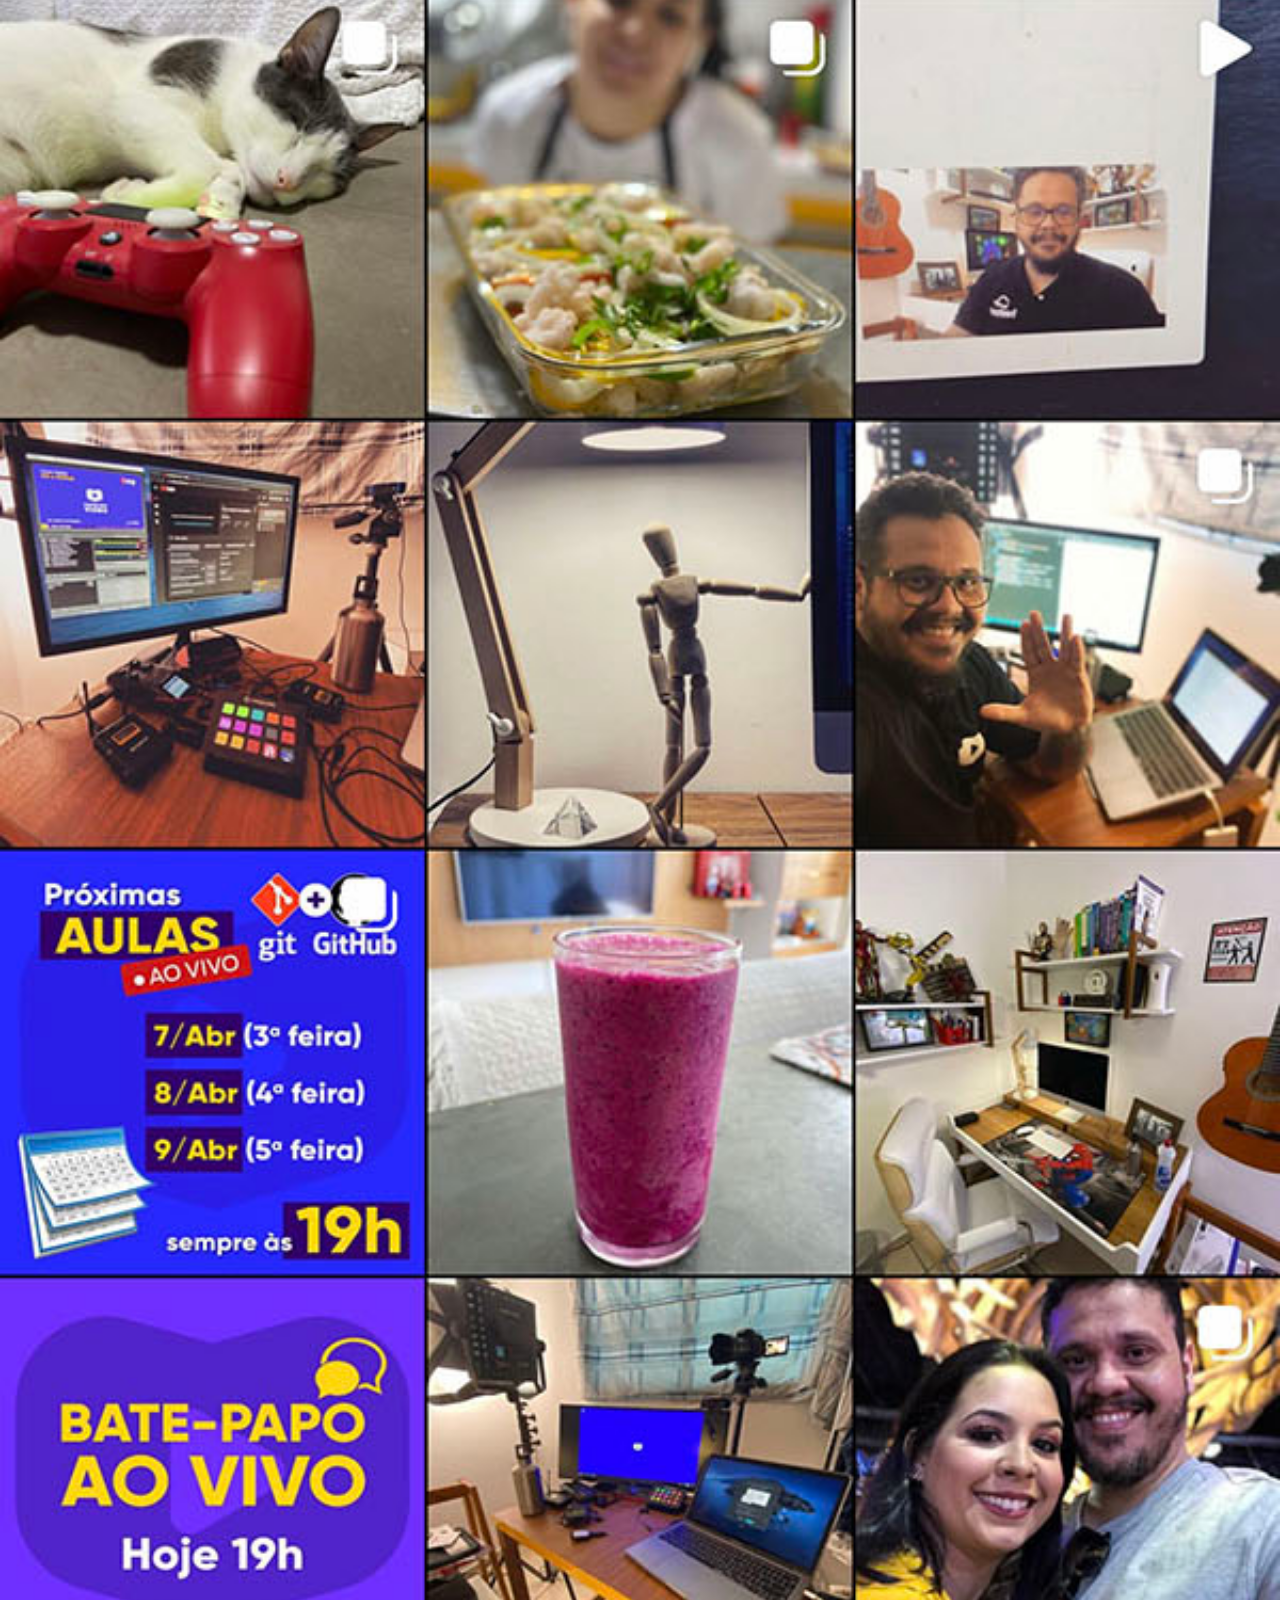
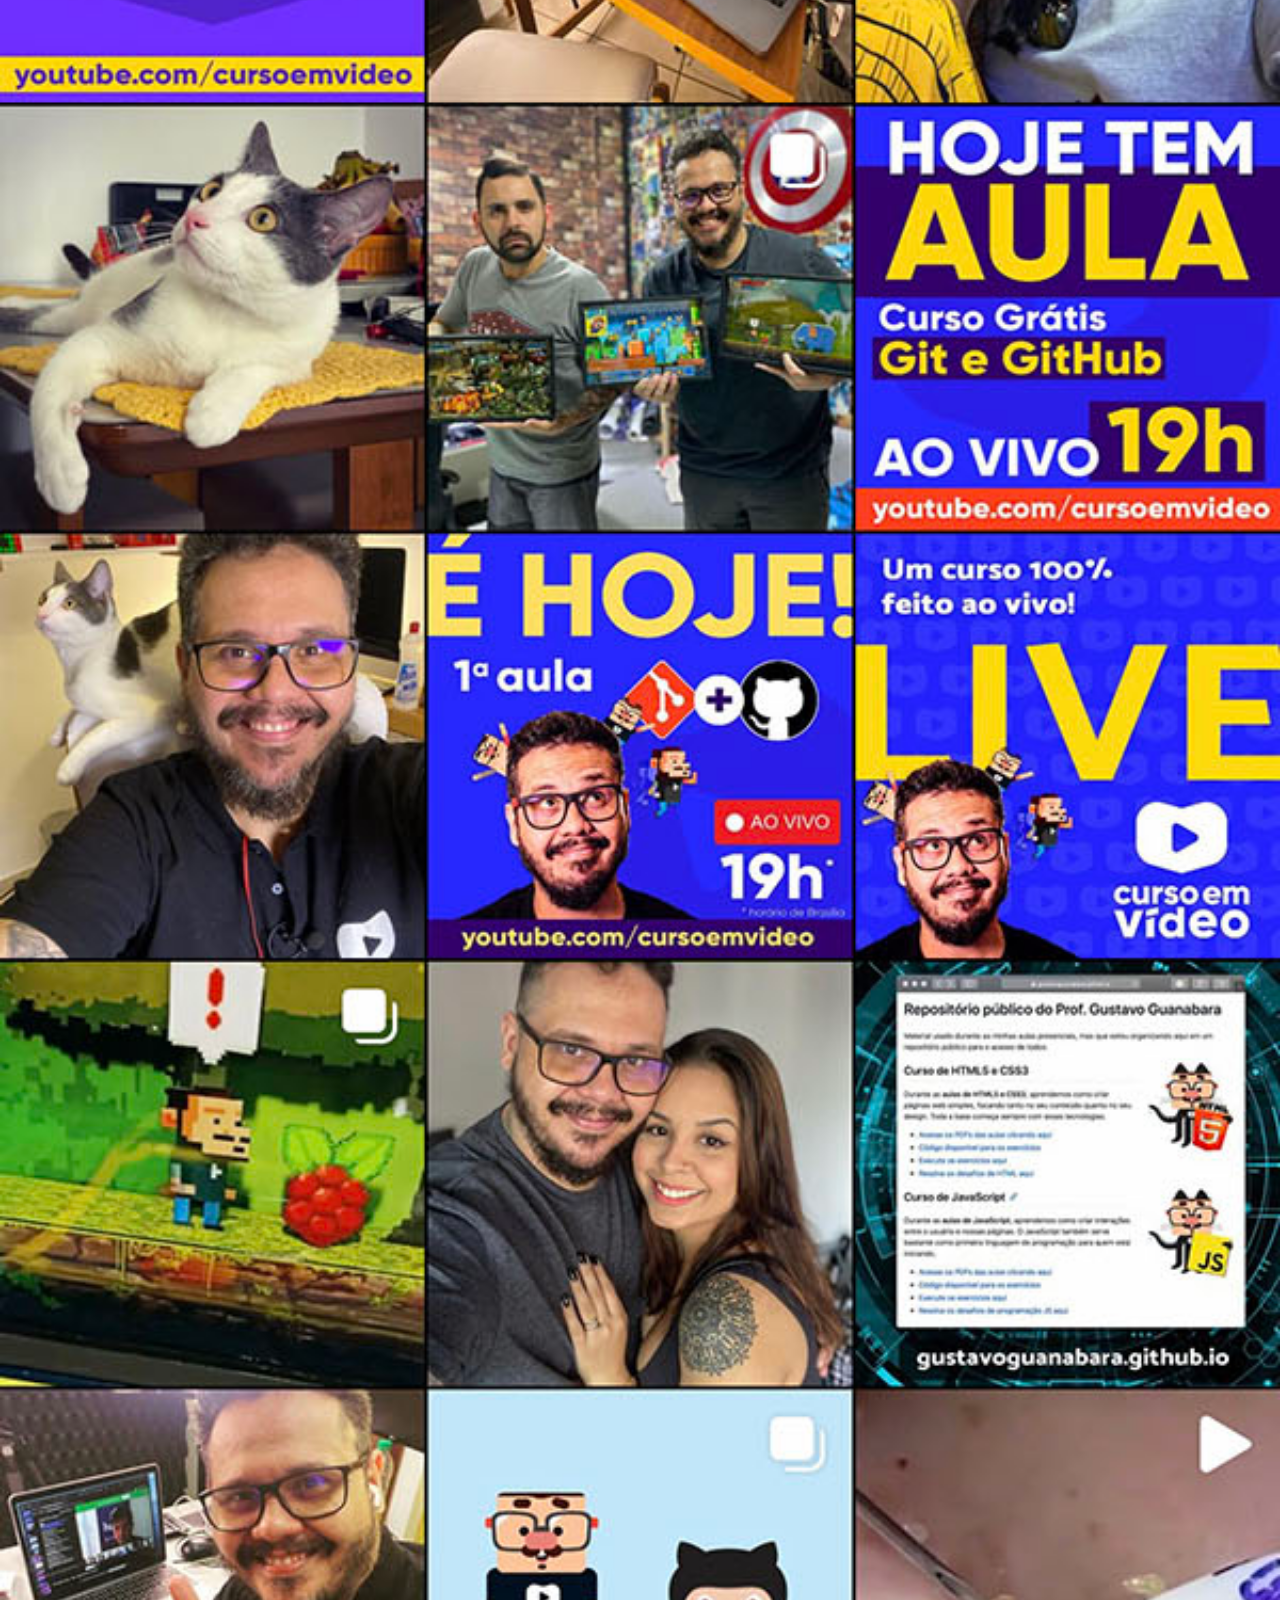
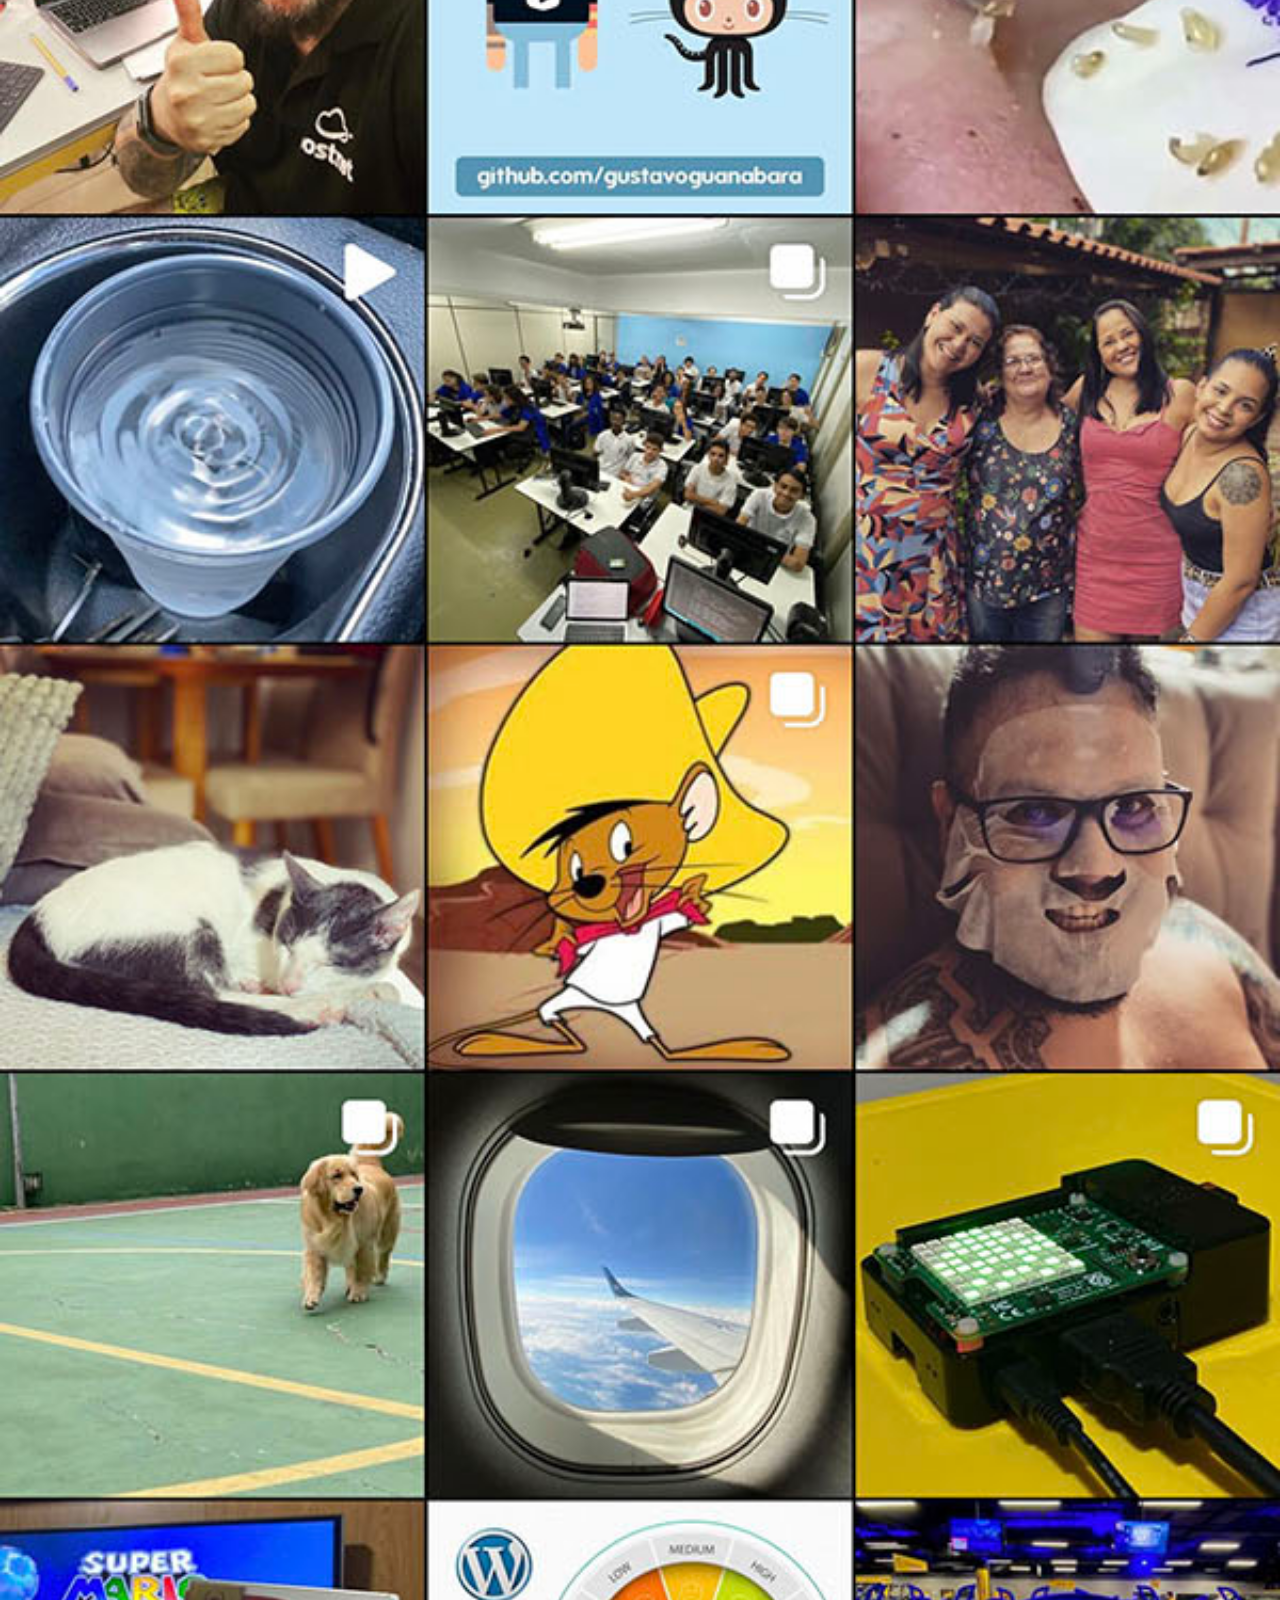
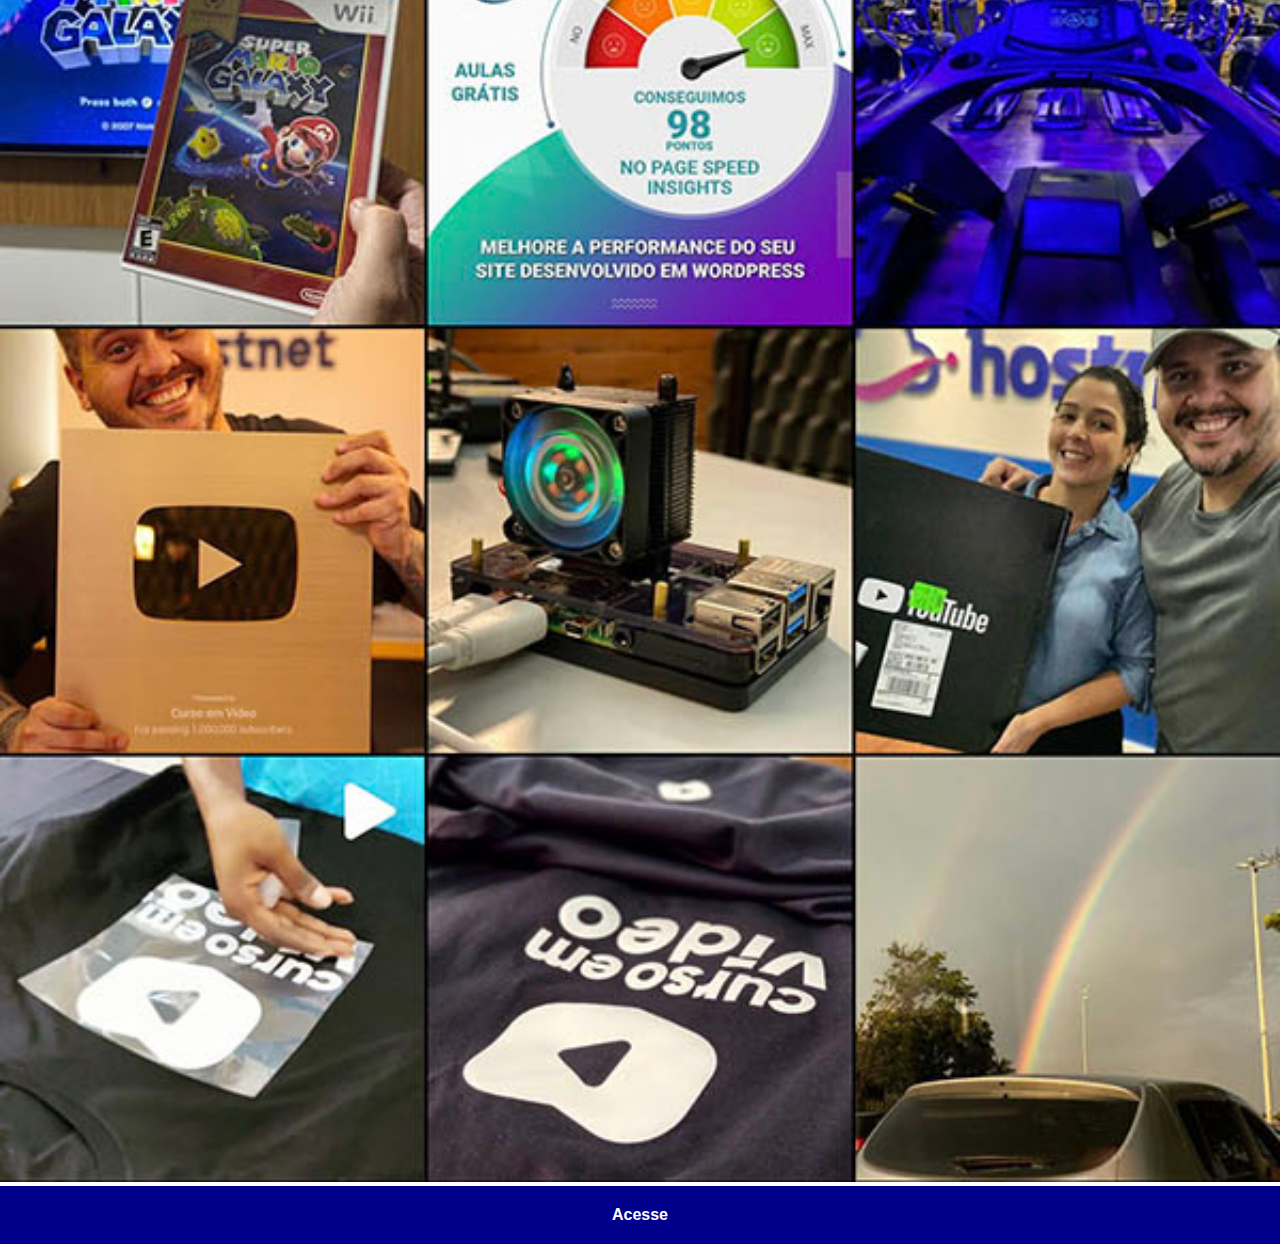
<file: instagram.html>
<!DOCTYPE html>
<html lang="pt-br">
<head>
    <meta charset="UTF-8">
    <meta http-equiv="X-UA-Compatible" content="IE=edge">
    <meta name="viewport" content="width=device-width, initial-scale=1.0">
    <title>insta</title>
    <link rel="stylesheet" href="estilos/social.css">
</head>
<body>
    <img src="imagens/tela-instagram.jpg" alt="instagram">
    <a href="https://www.instagram.com/jefferson_iddqd/" target="_blank">Acesse</a>
</body>
</html>
</file>
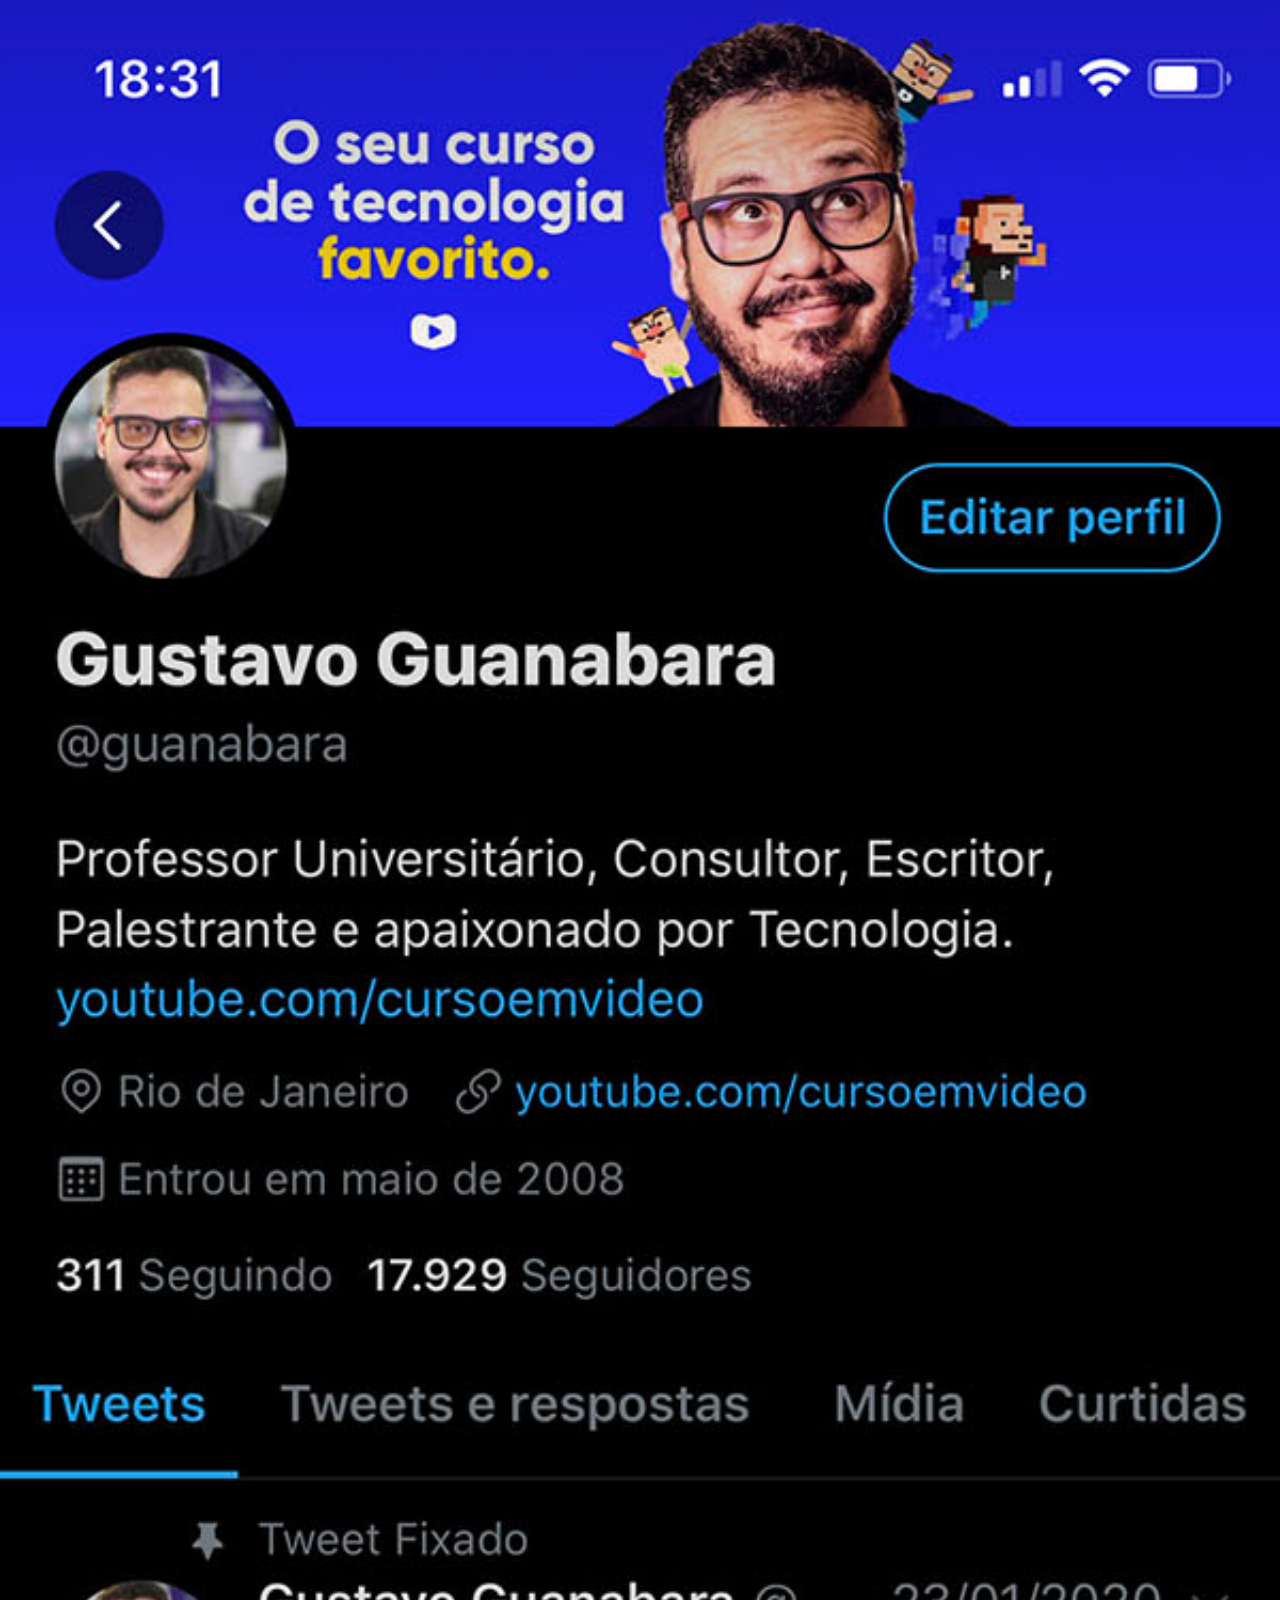
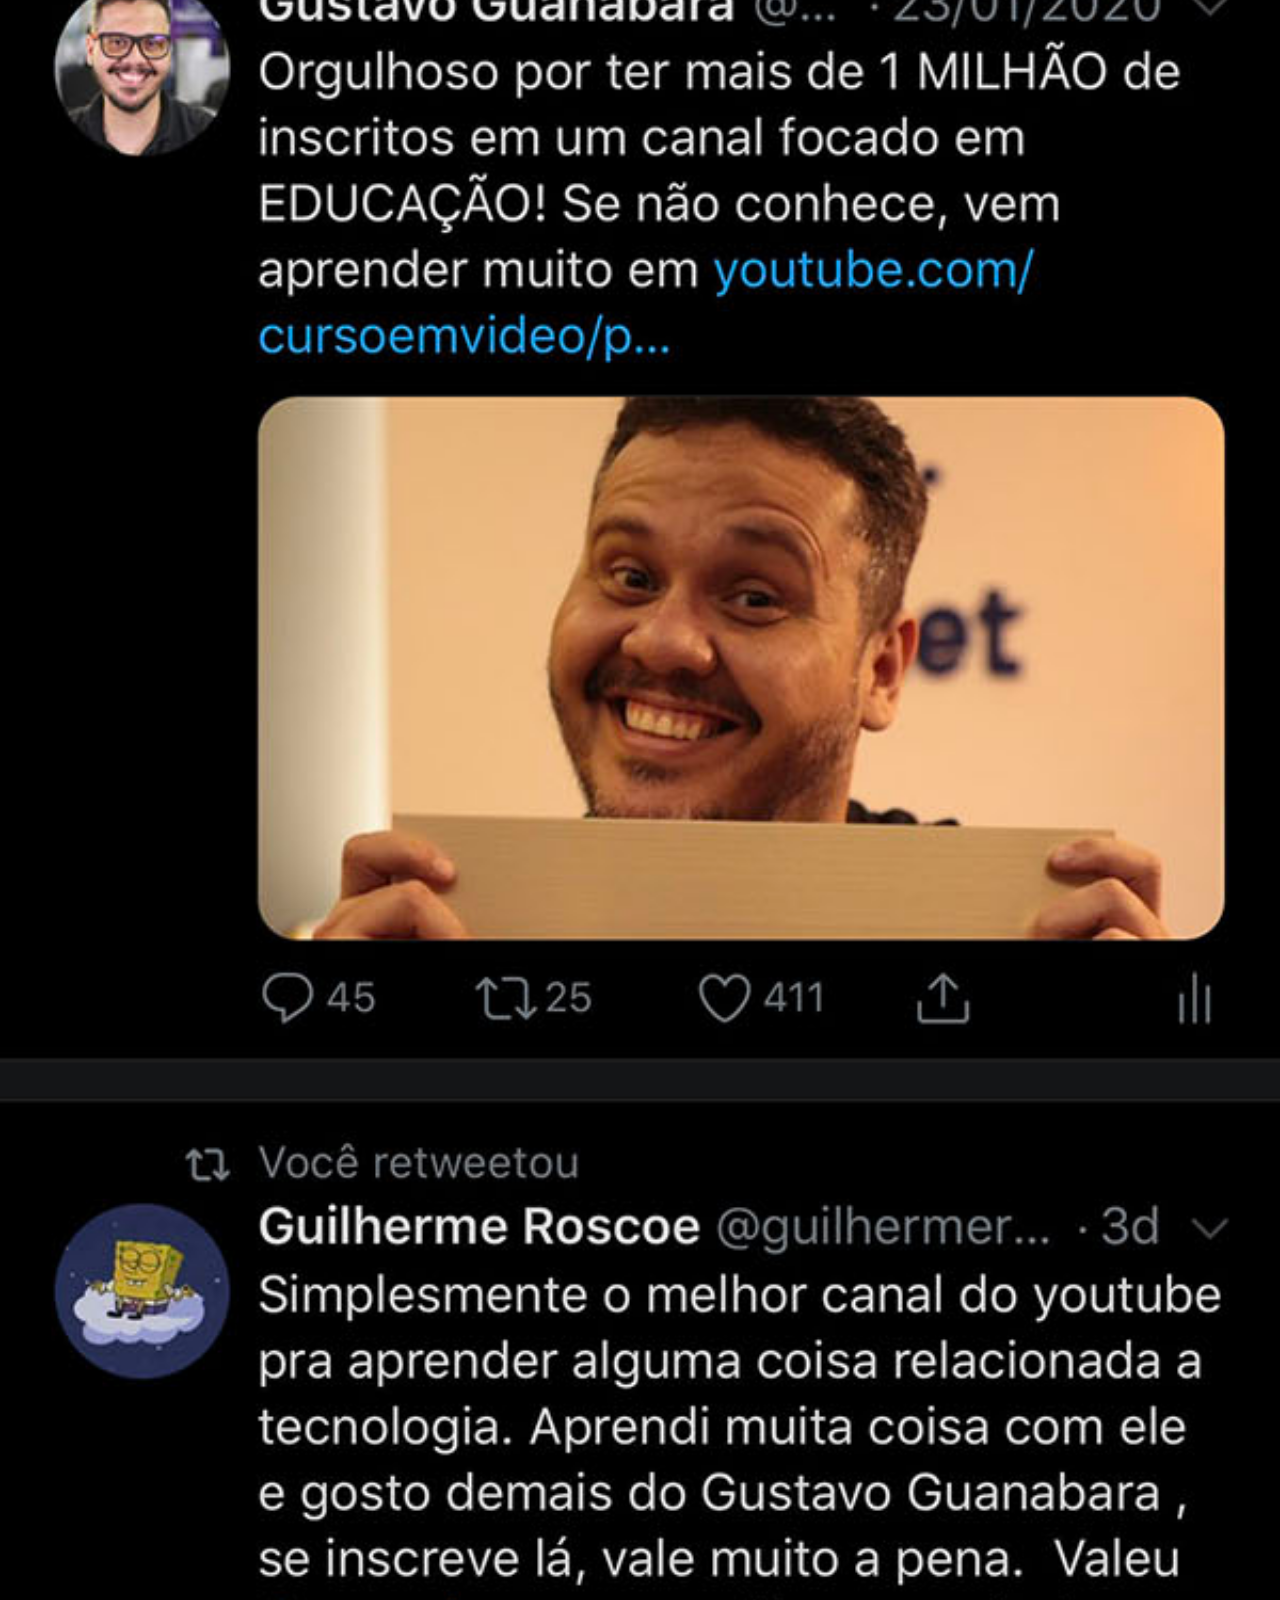
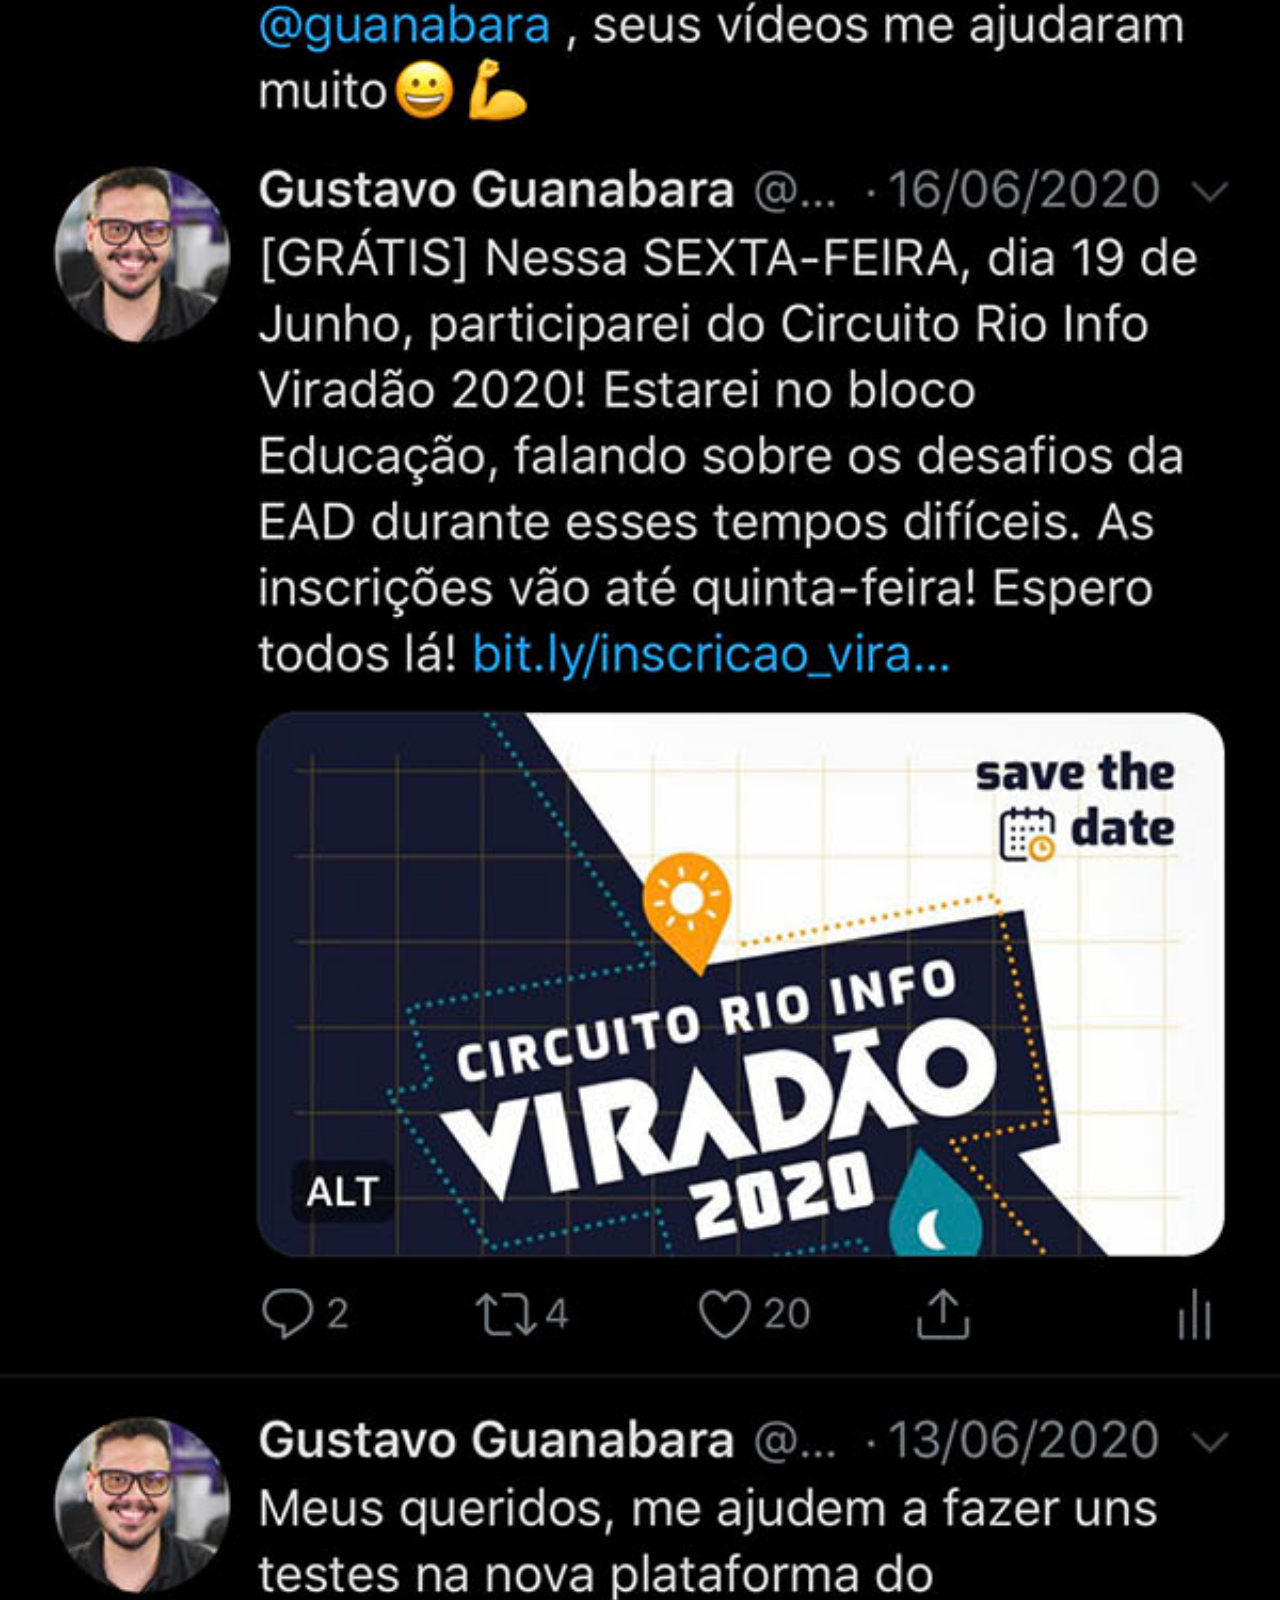
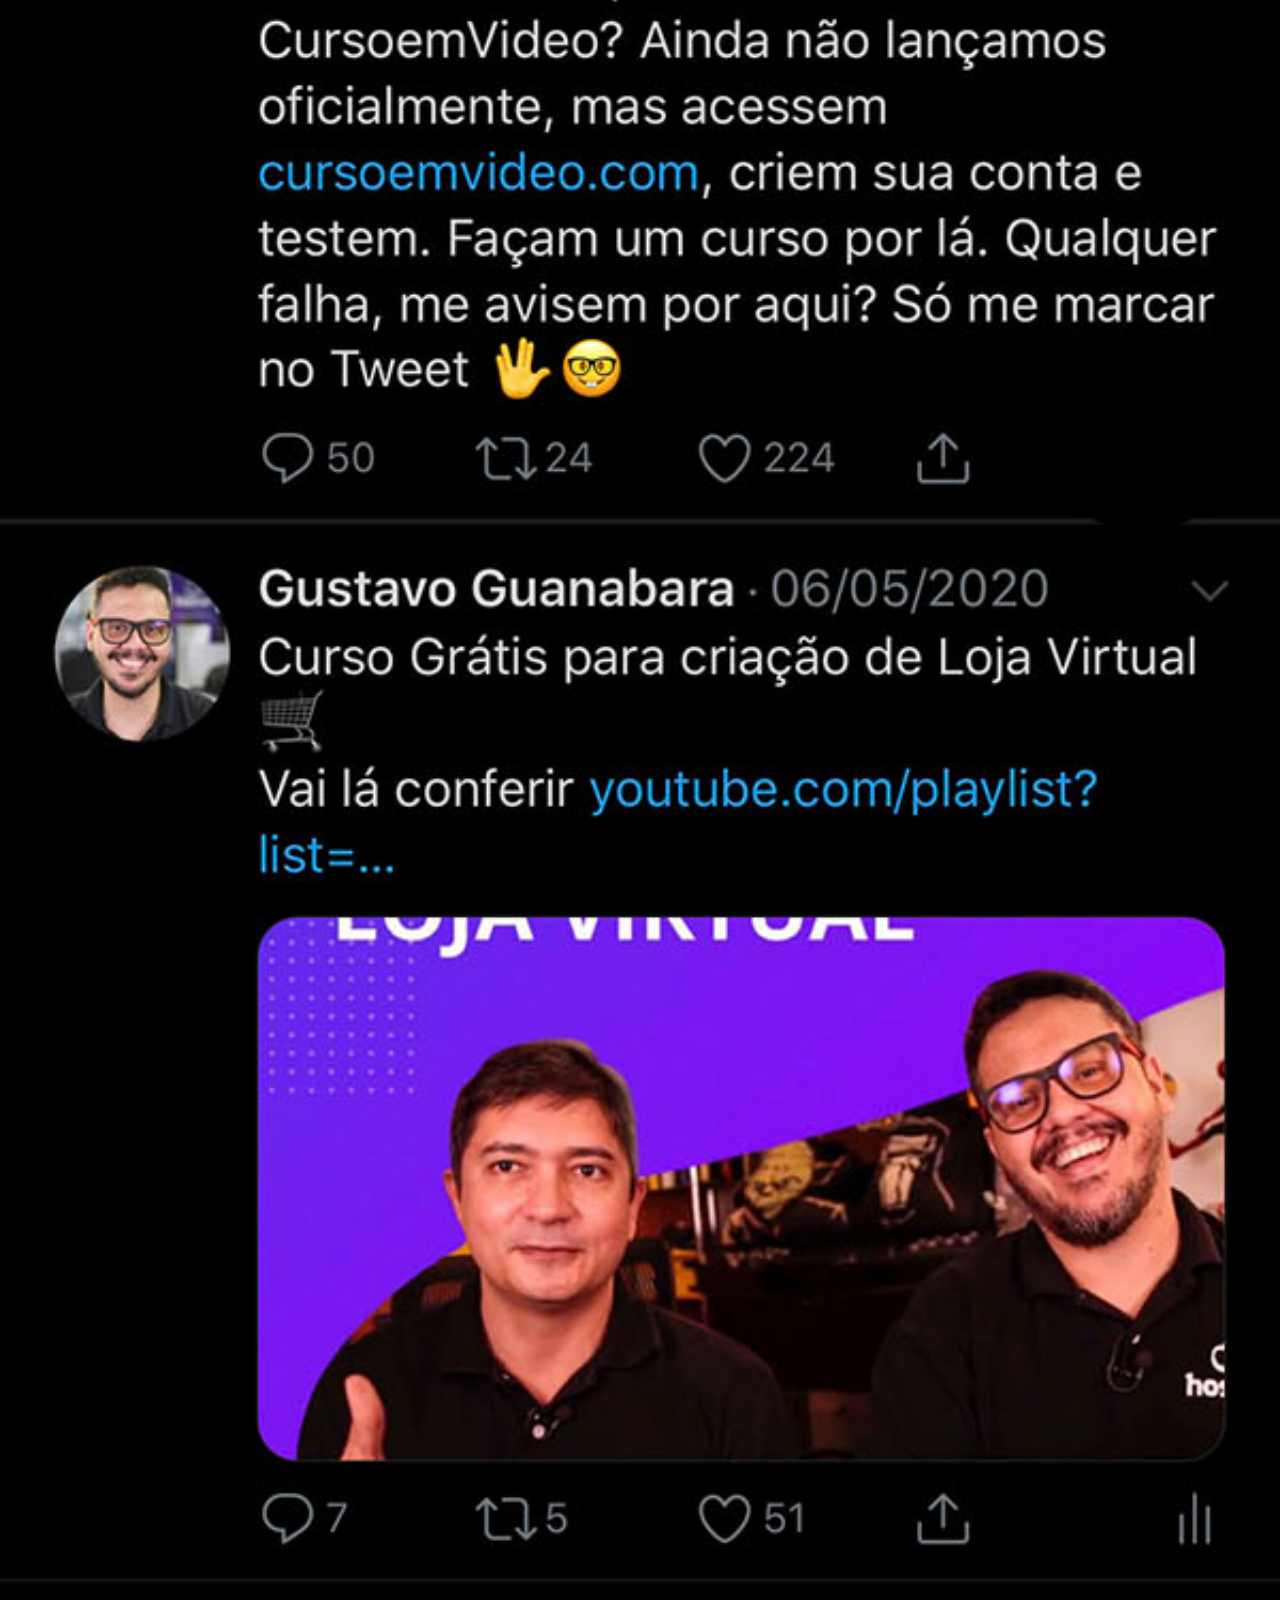
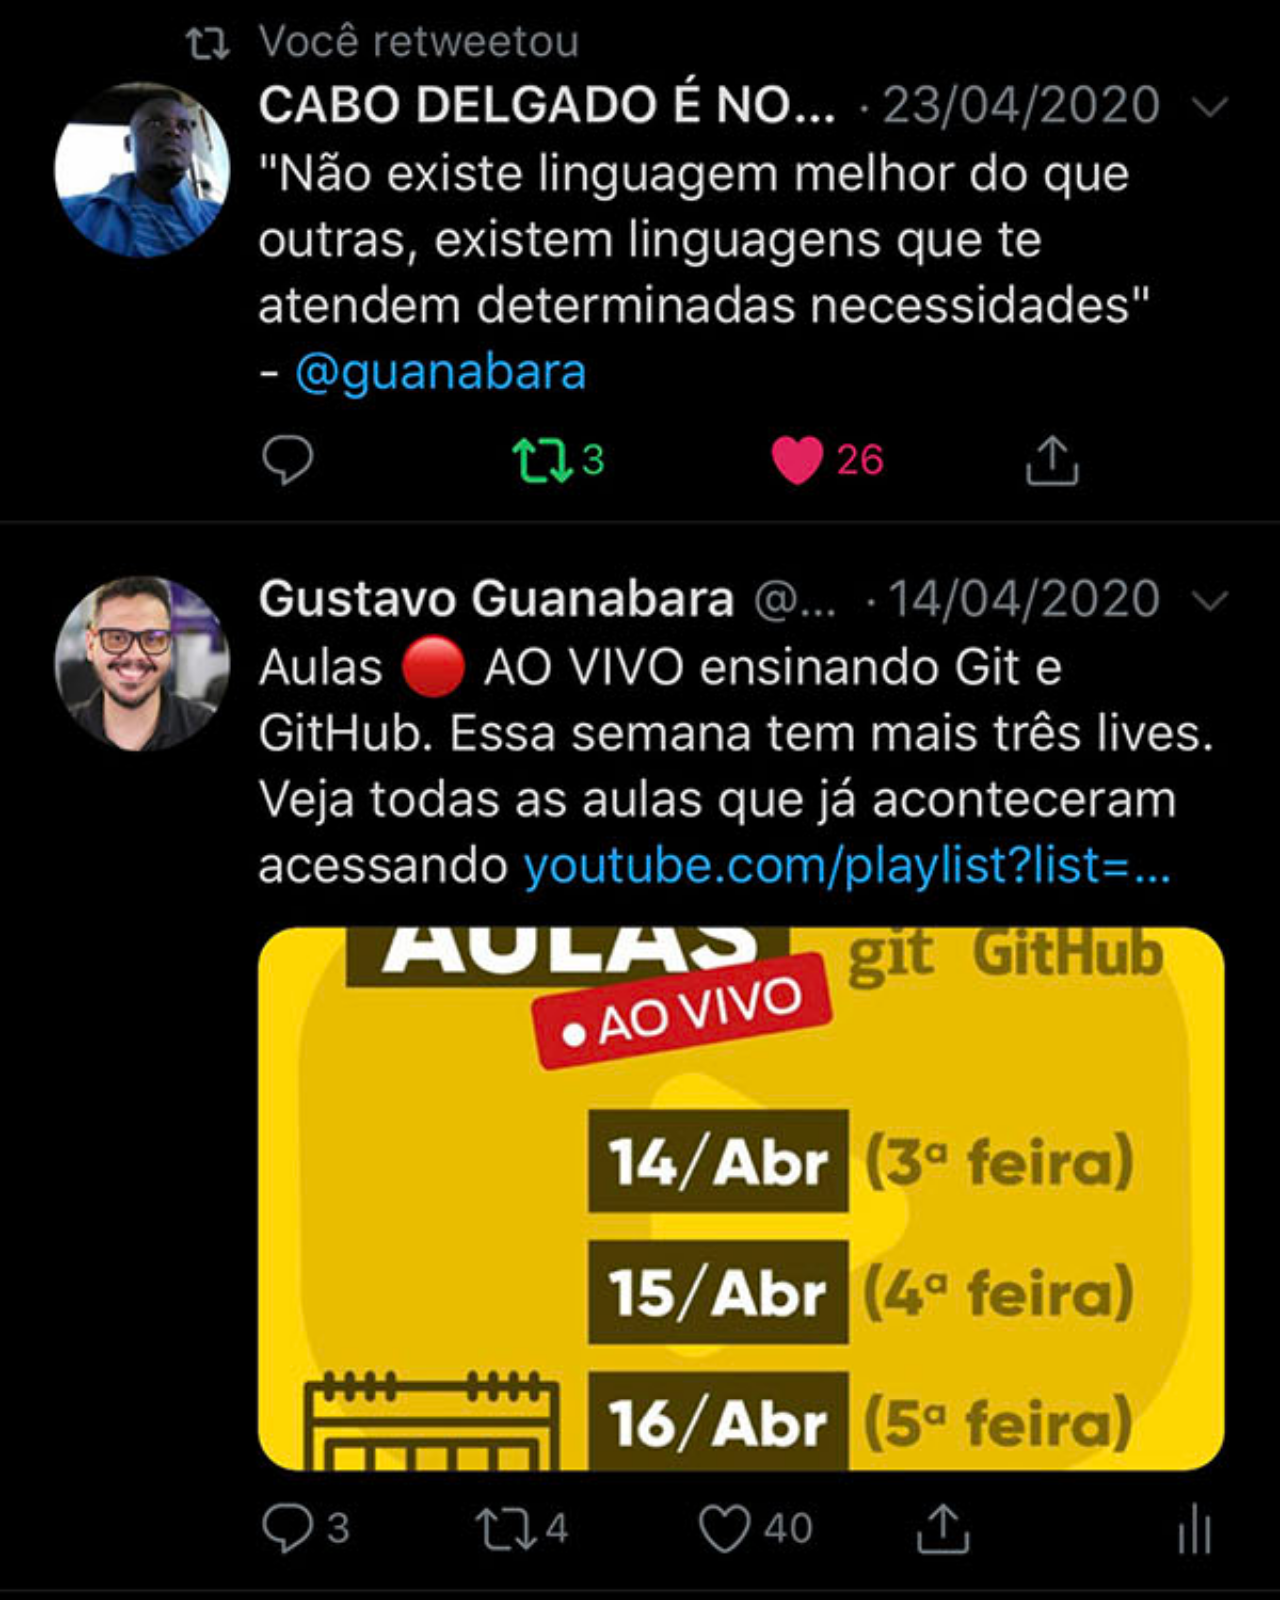
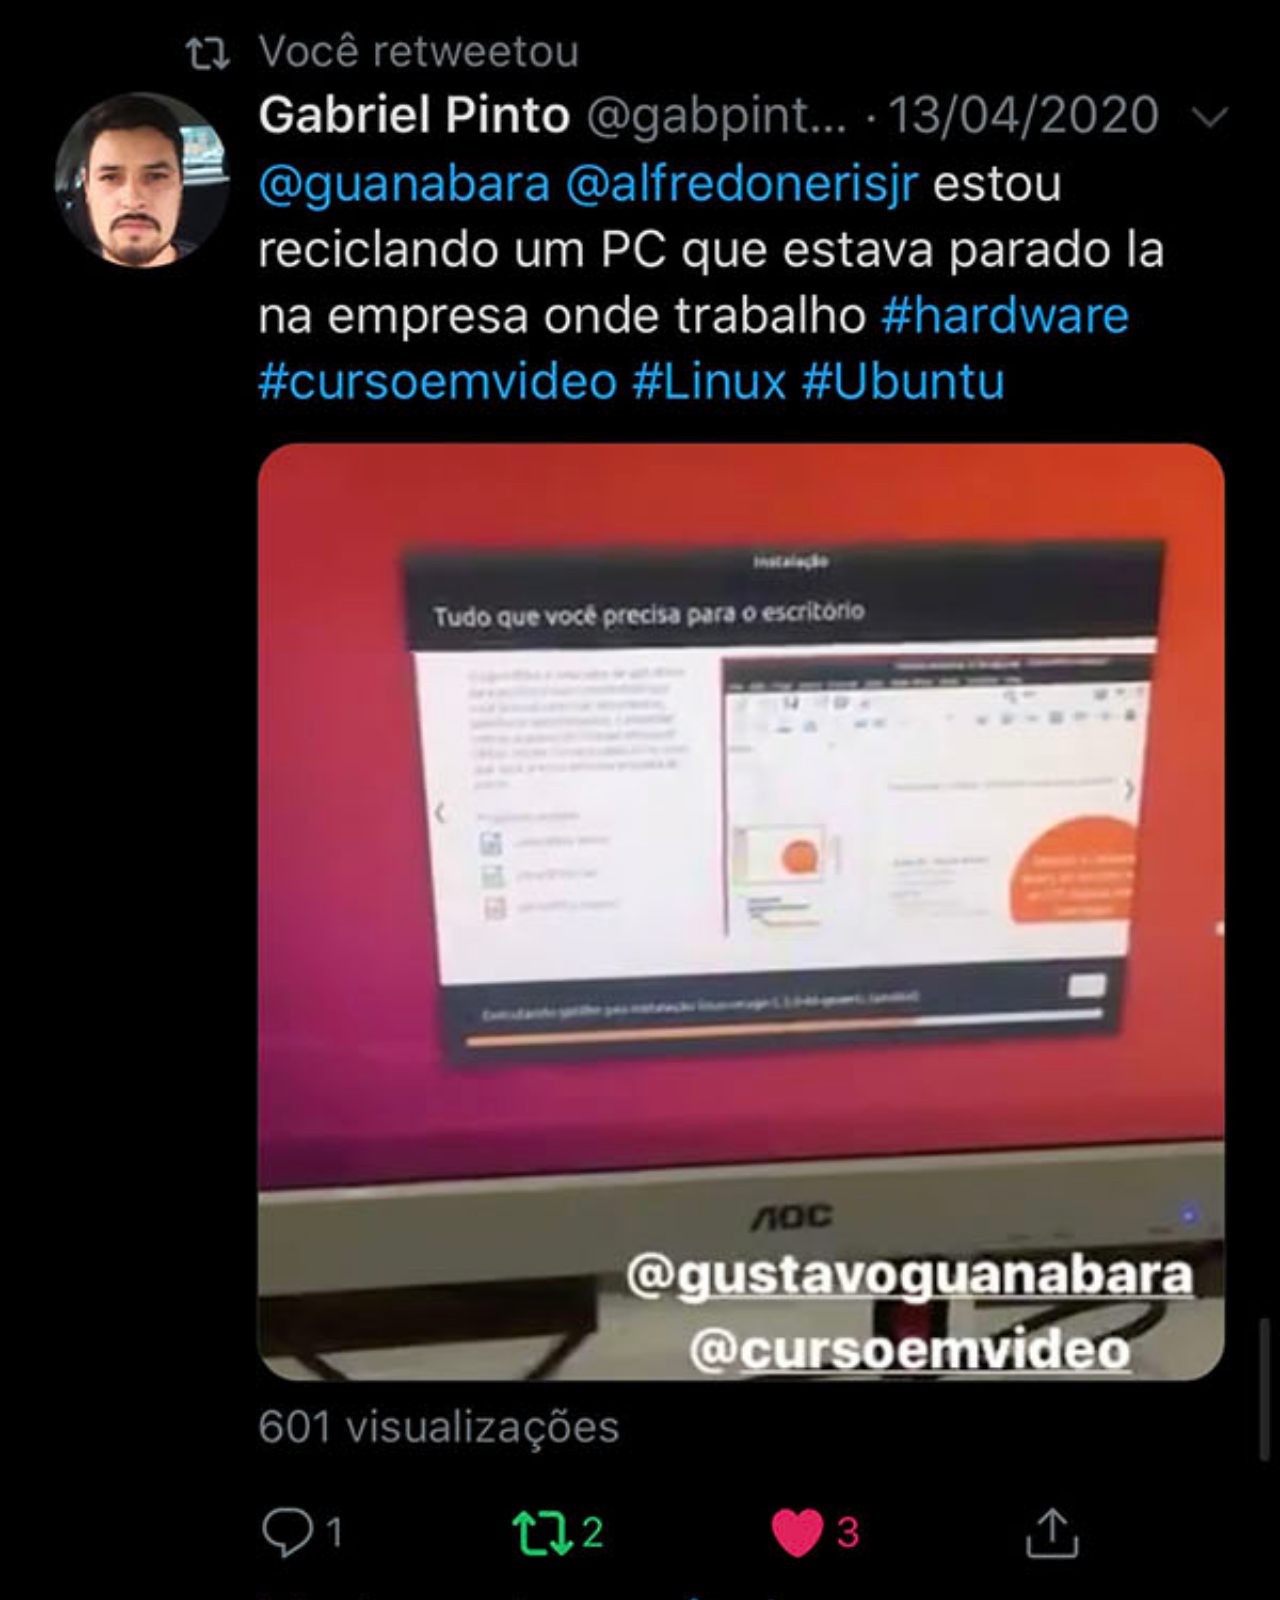
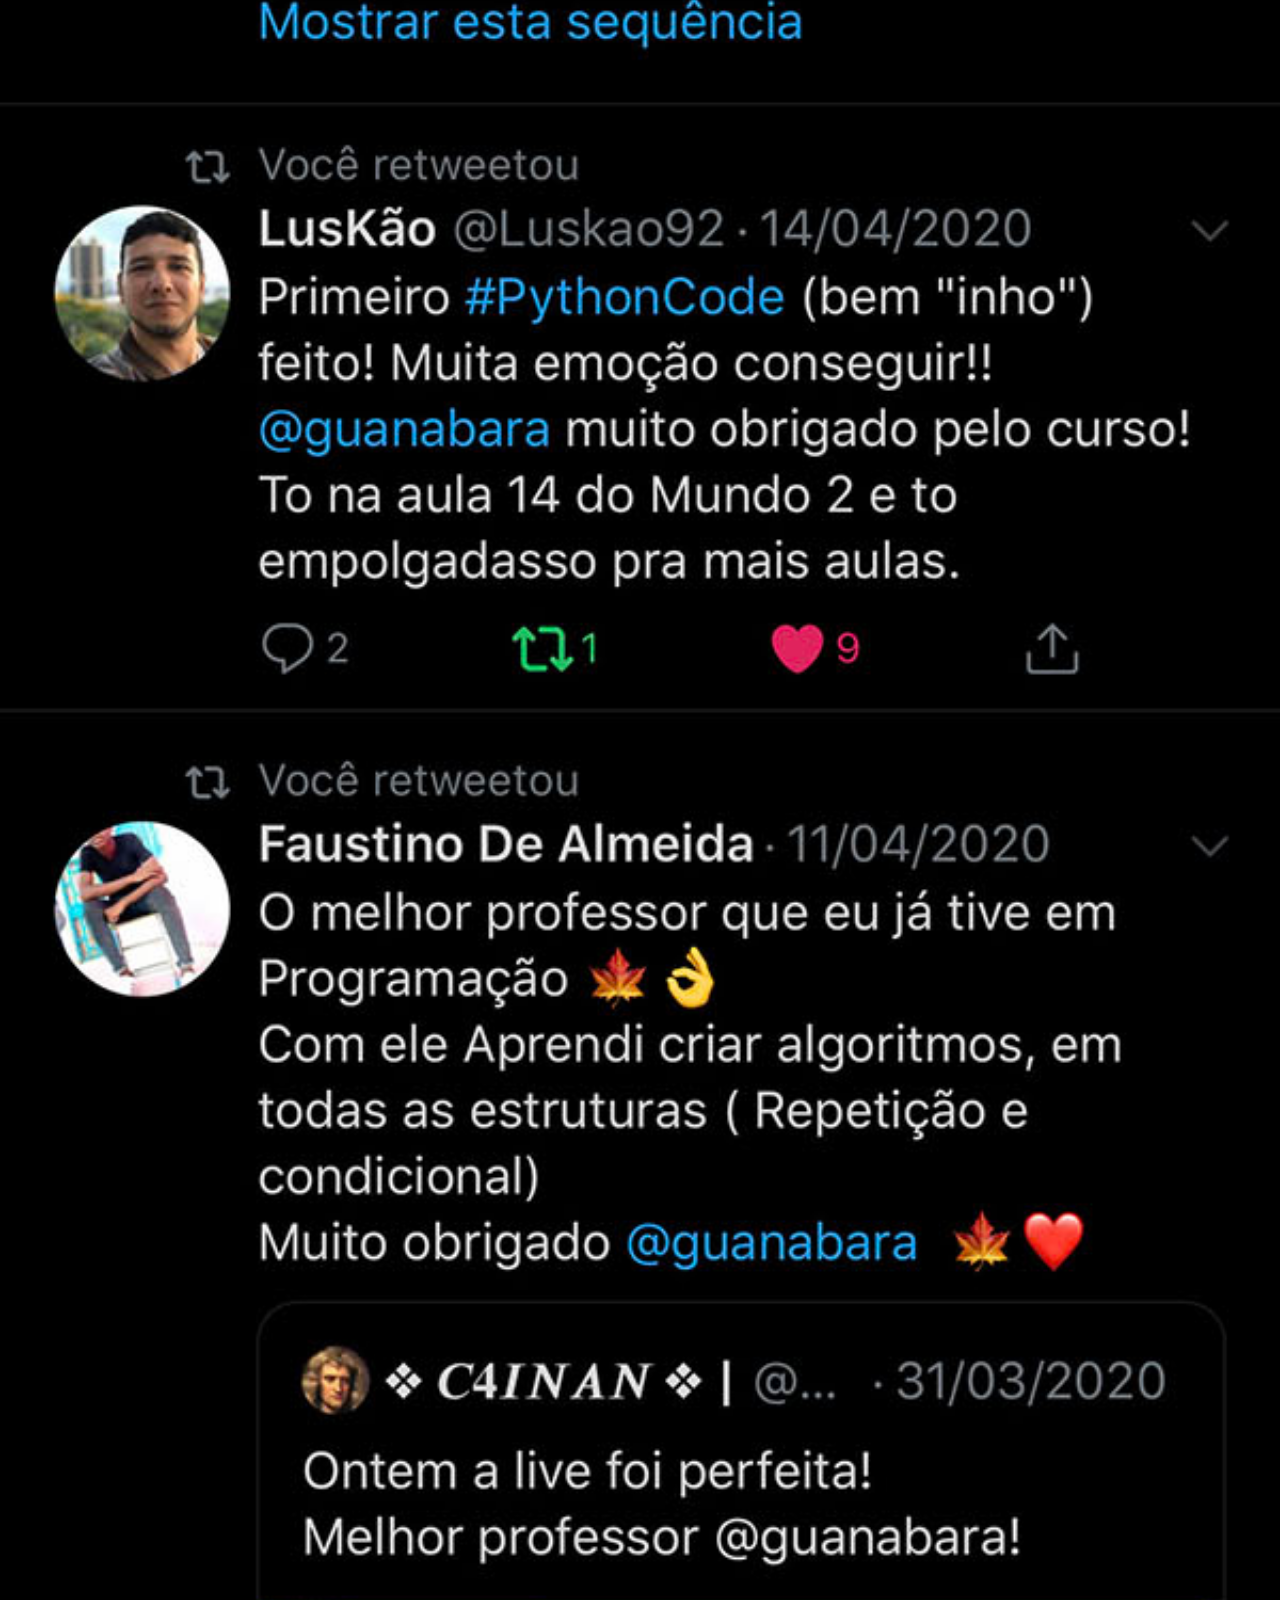
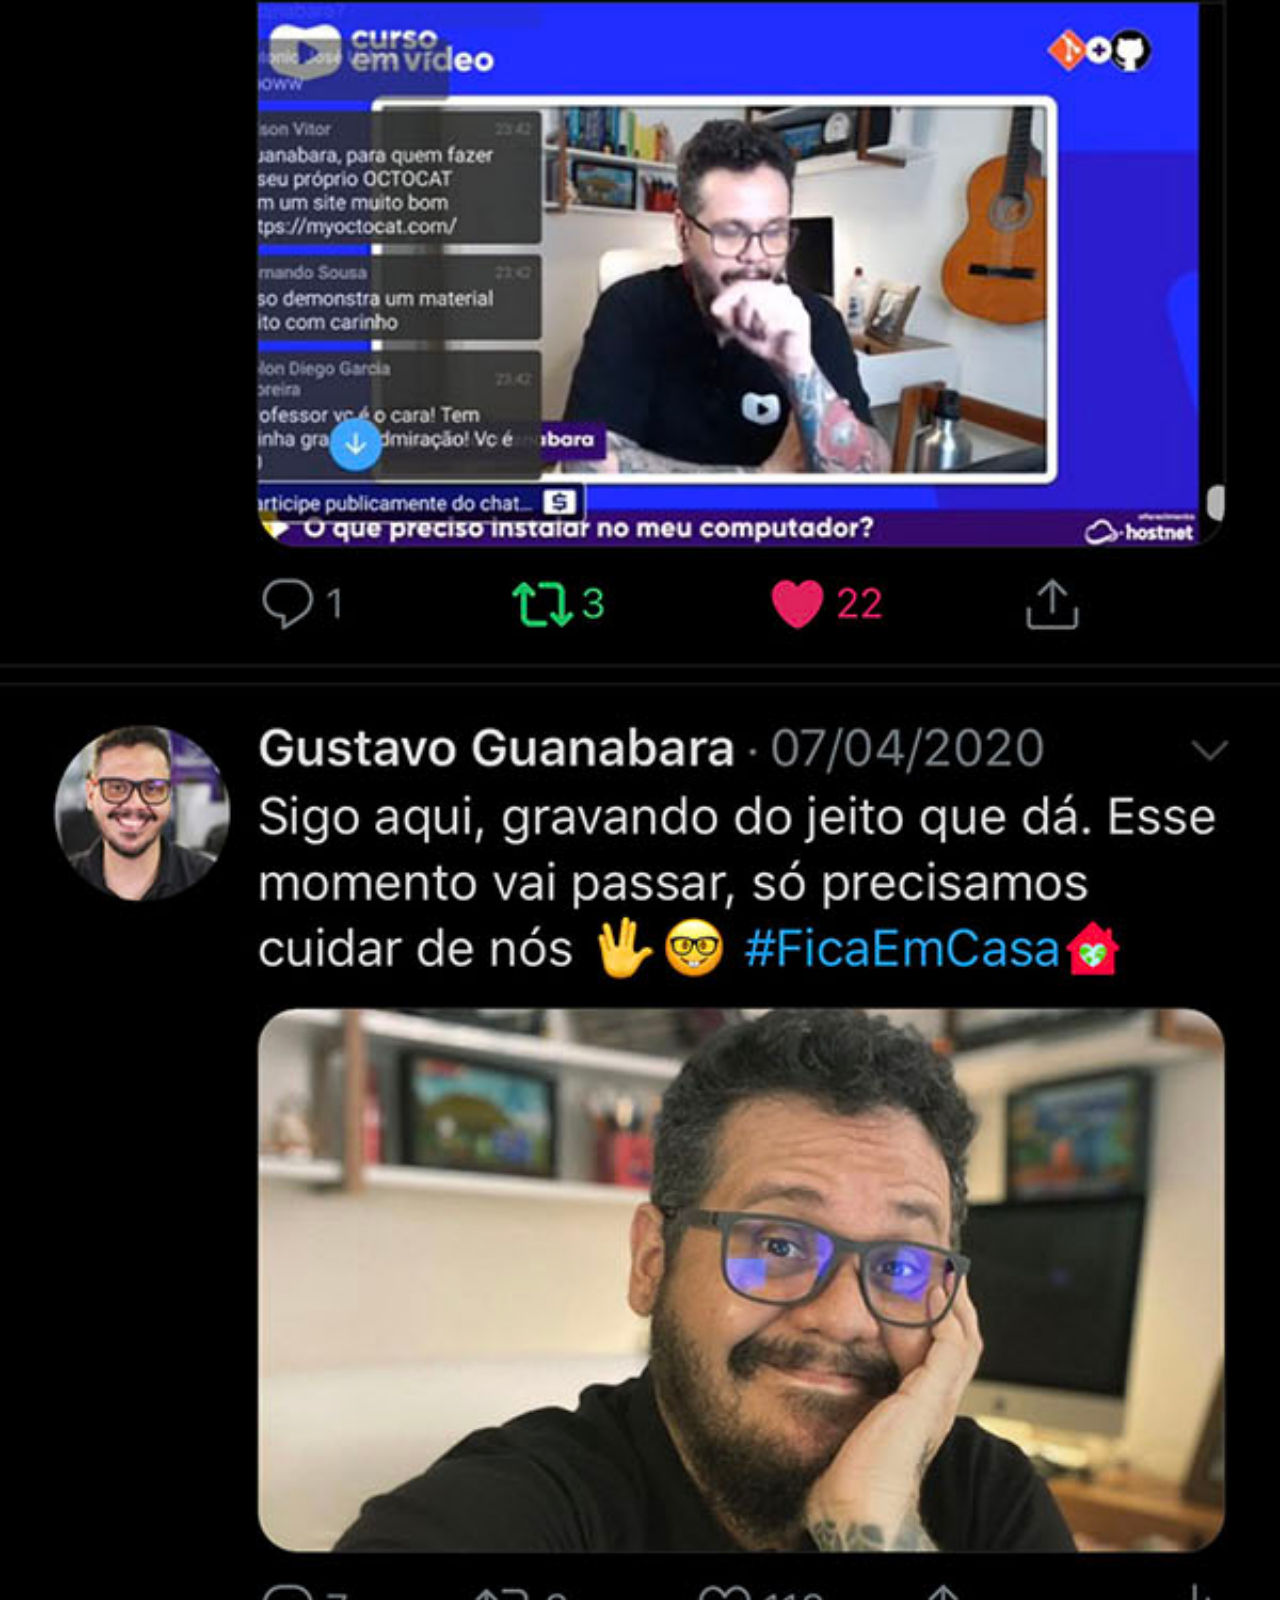
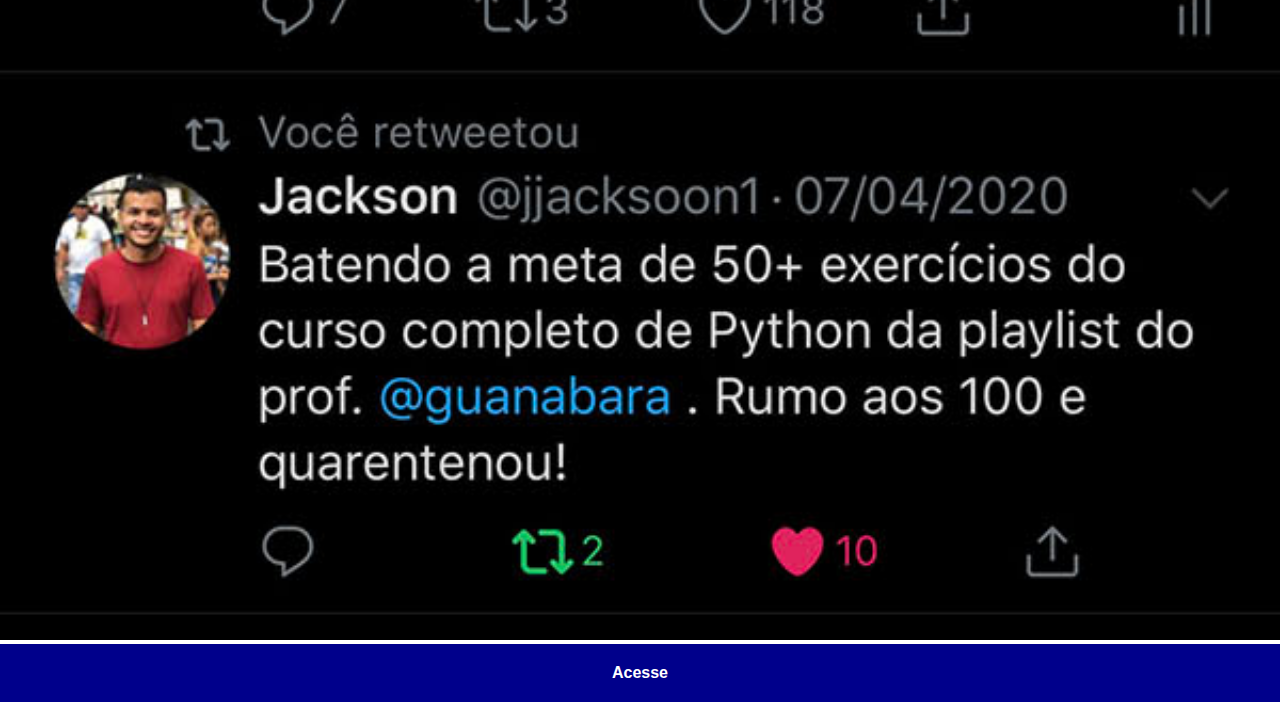
<file: twitter.html>
<!DOCTYPE html>
<html lang="pt-br">
<head>
    <meta charset="UTF-8">
    <meta http-equiv="X-UA-Compatible" content="IE=edge">
    <meta name="viewport" content="width=device-width, initial-scale=1.0">
    <title>twitter</title>
    <link rel="stylesheet" href="estilos/social.css">
</head>
<body>
    <img src="imagens/tela-twitter.jpg" alt="twitter">
    <a href="https://twitter.com/login?lang=pt" target="_blank">Acesse</a>
</body>
</html>
</file>
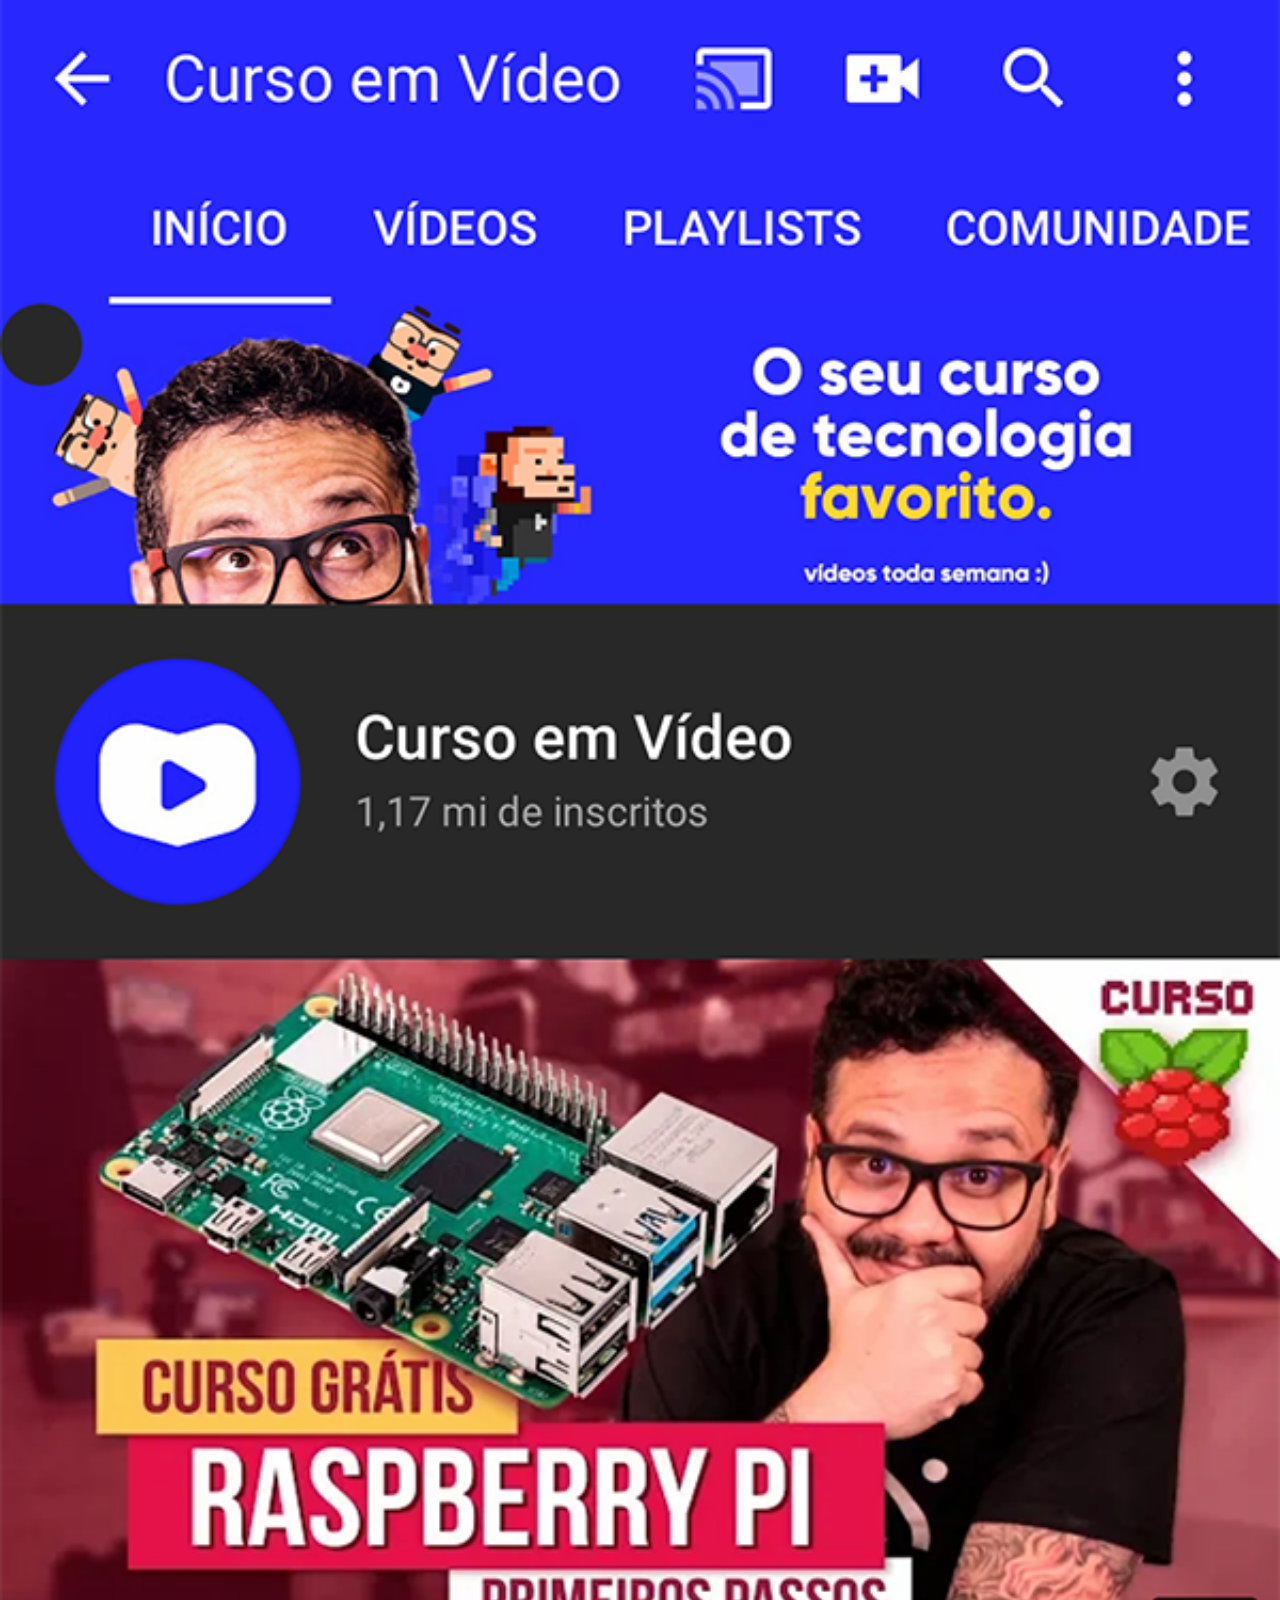
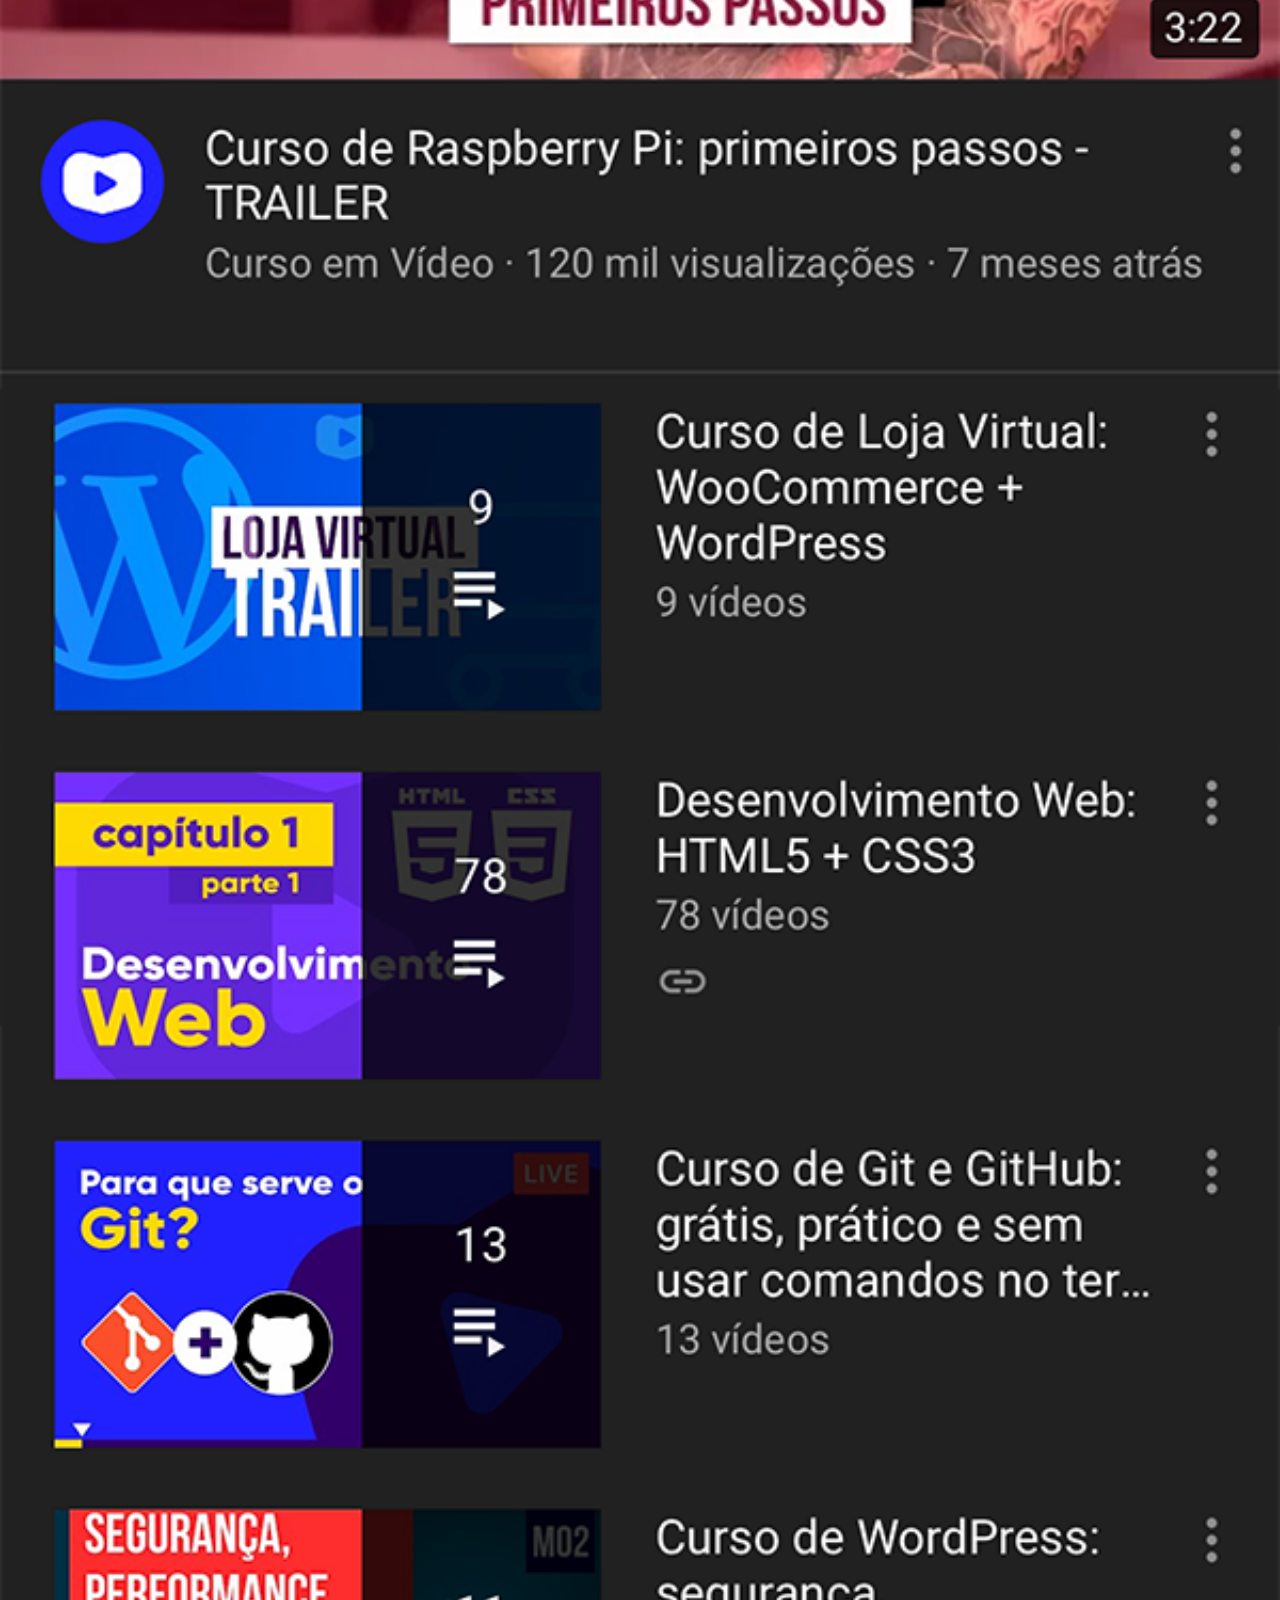
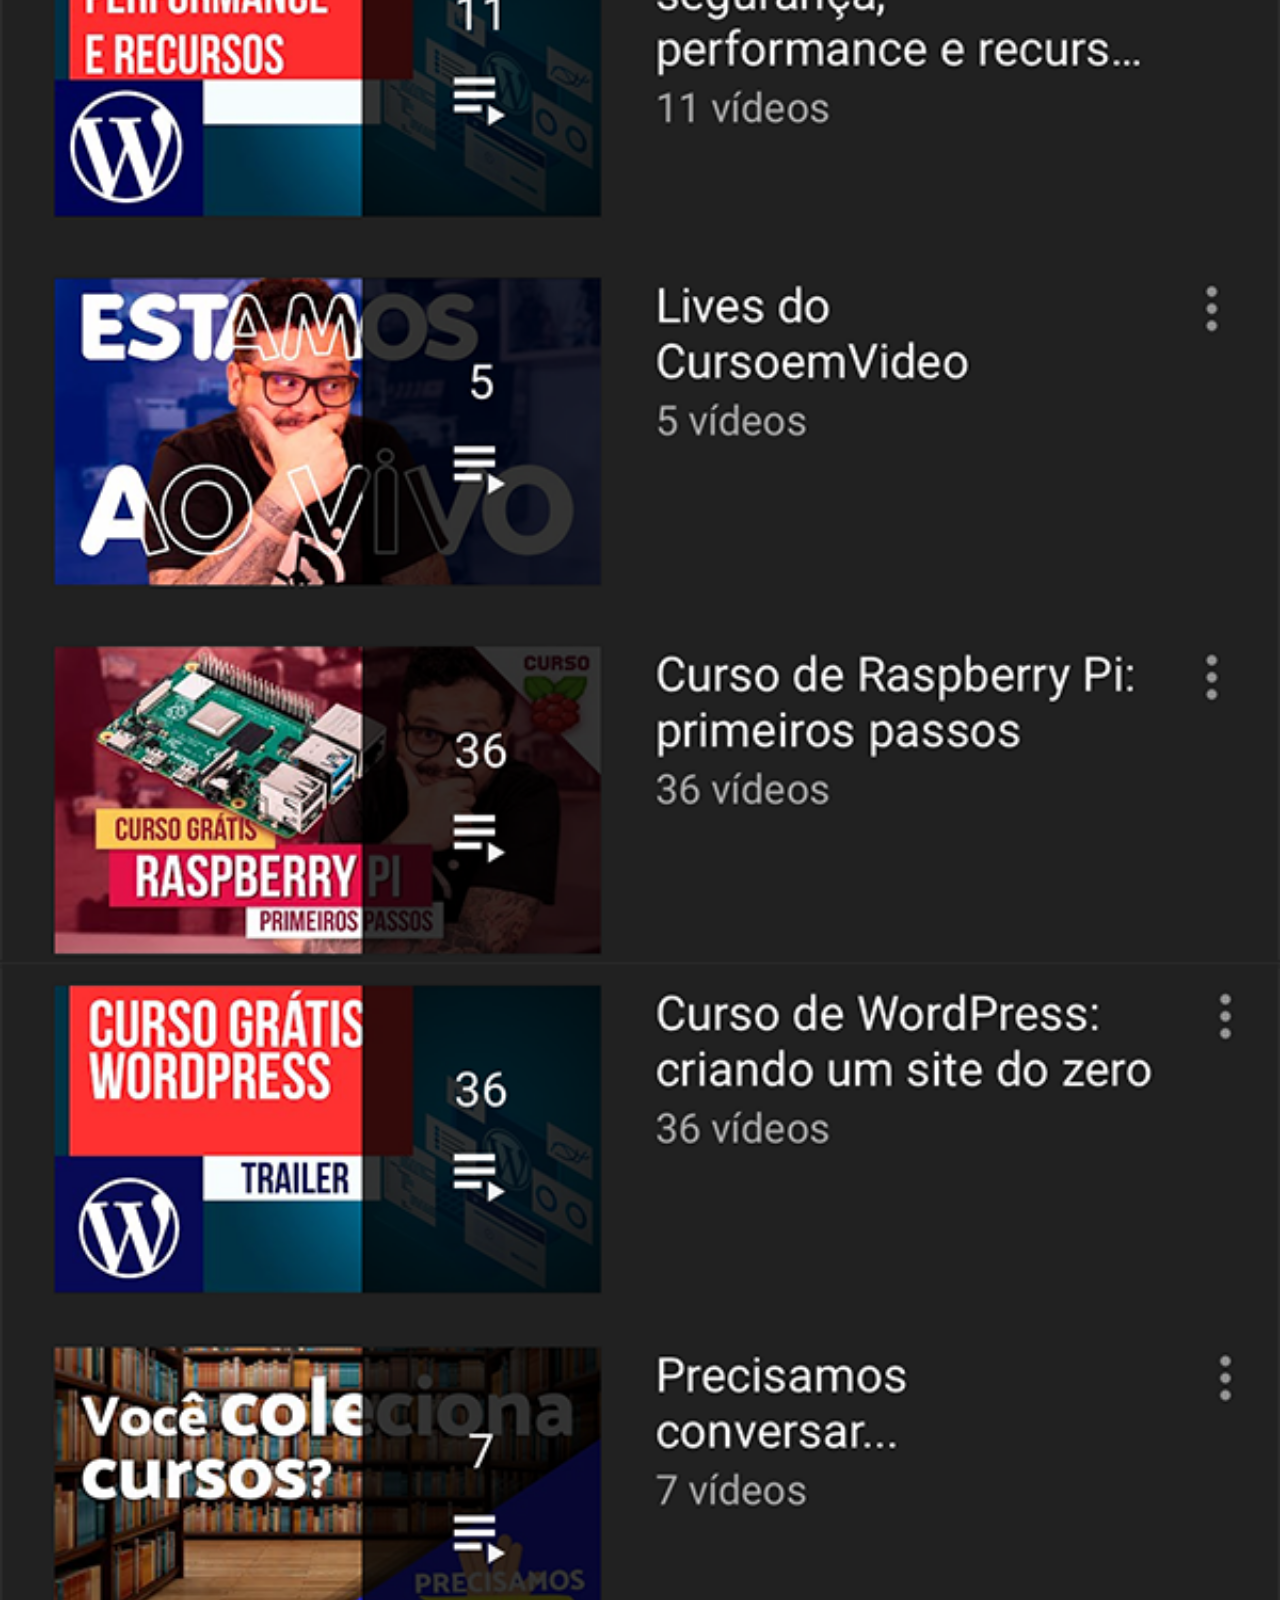
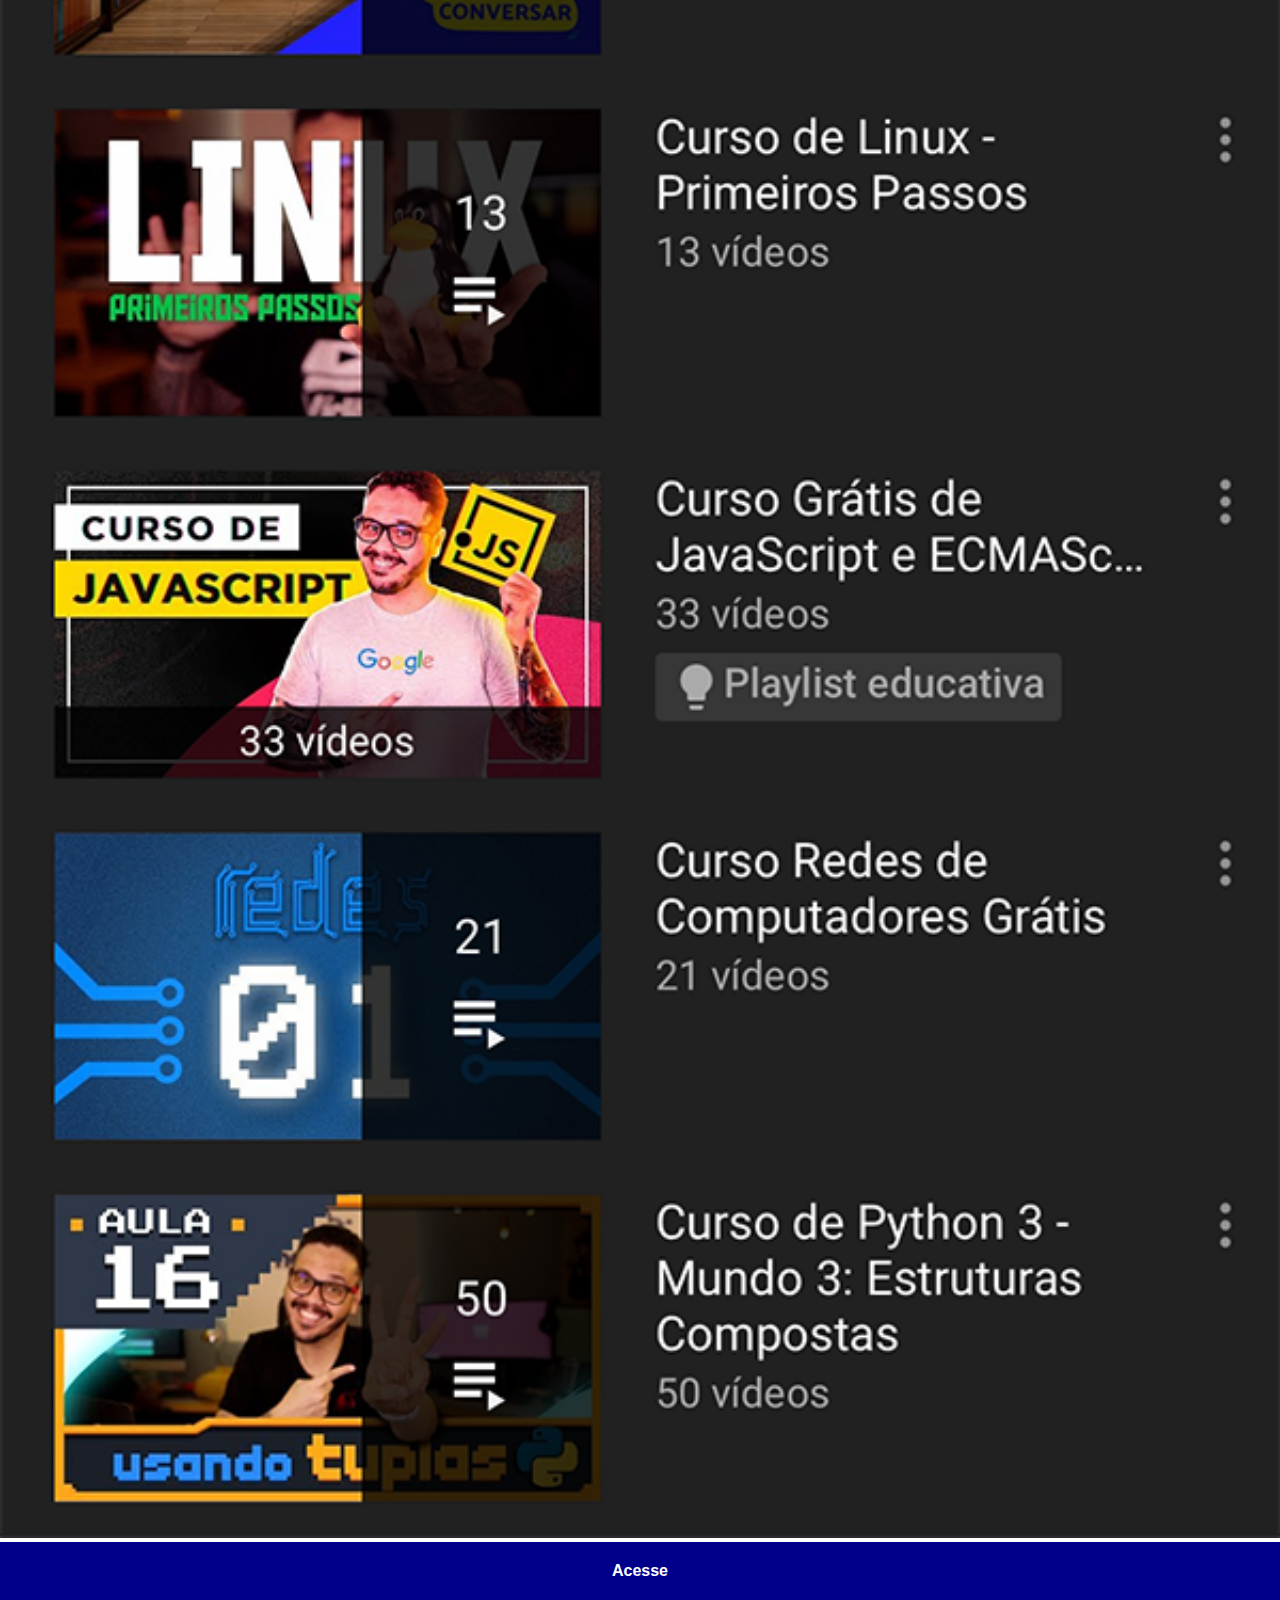
<file: youtube.html>
<!DOCTYPE html>
<html lang="pt-br">
<head>
    <meta charset="UTF-8">
    <meta http-equiv="X-UA-Compatible" content="IE=edge">
    <meta name="viewport" content="width=device-width, initial-scale=1.0">
    <title>tube</title>
    <link rel="stylesheet" href="estilos/social.css">
</head>
<body>
    <img src="imagens/tela-youtube.png" alt="you">
    <a href="https://www.youtube.com/@CursoemVideo/playlists" target="_blank">Acesse</a>
</body>
</html>
</file>
<file: estilos/style.css>
@charset "UTF-8";

* {
    margin: 0px;
    padding: 0px;
    font-family: Arial, Helvetica, sans-serif;
}

html, body {
    height: 100vh;
    width: 100vw;
    background-color: black;
}

body {
    background: url('../imagens/fundo-madeira.jpg')  no-repeat top center;
    background-size: cover;
    background-attachment: fixed;
}

main {
    height: 100vh;
    position: relative;
}

#telefone {
    height: 627px;
    width: 311px;
    position: absolute;
    top: 50%;
    left: 50%;
    transform: translate(-50%, -50%);
    background: url('../imagens/frame-iphone.png') no-repeat;

}

#tela {
    position: relative;
    top: 83px;
    left: 26px;
    width: 260px;
    height: 465px;
}

#redes-sociais {
    text-align: right;
}

#redes-sociais img {
    width: 50px;
    margin: 10px;
    border-radius: 50%;
    box-shadow: 2px 2px 5px rgba(0, 0, 0, 0.399);
    box-sizing: border-box;
}

#redes-sociais img:hover {
    border: 2px solid rgba(255, 255, 255, 0.216);
    transform: translate(-3px, -3px);
    box-shadow: 5px 5px 10px rgba(0, 0, 0, 0.4);
    transition: transform 0.3s, border 0.3s;
}
</file>
<file: estilos/social.css>
@charset "UTF-8";

* {
    margin: 0px;
    padding: 0px;
    font-family: Arial, Helvetica, sans-serif;
}

::-webkit-scrollbar {
    width: 0px;
    height: 0px;
}

img {
        width: 100vw;
}

a {
    display: block;
    background-color: darkblue;
    padding: 20px;
    text-align: center;
    font-weight: bolder;
    text-decoration: none;
    color: white;
}
a:hover {
    background-color: blue;
}
</file>
